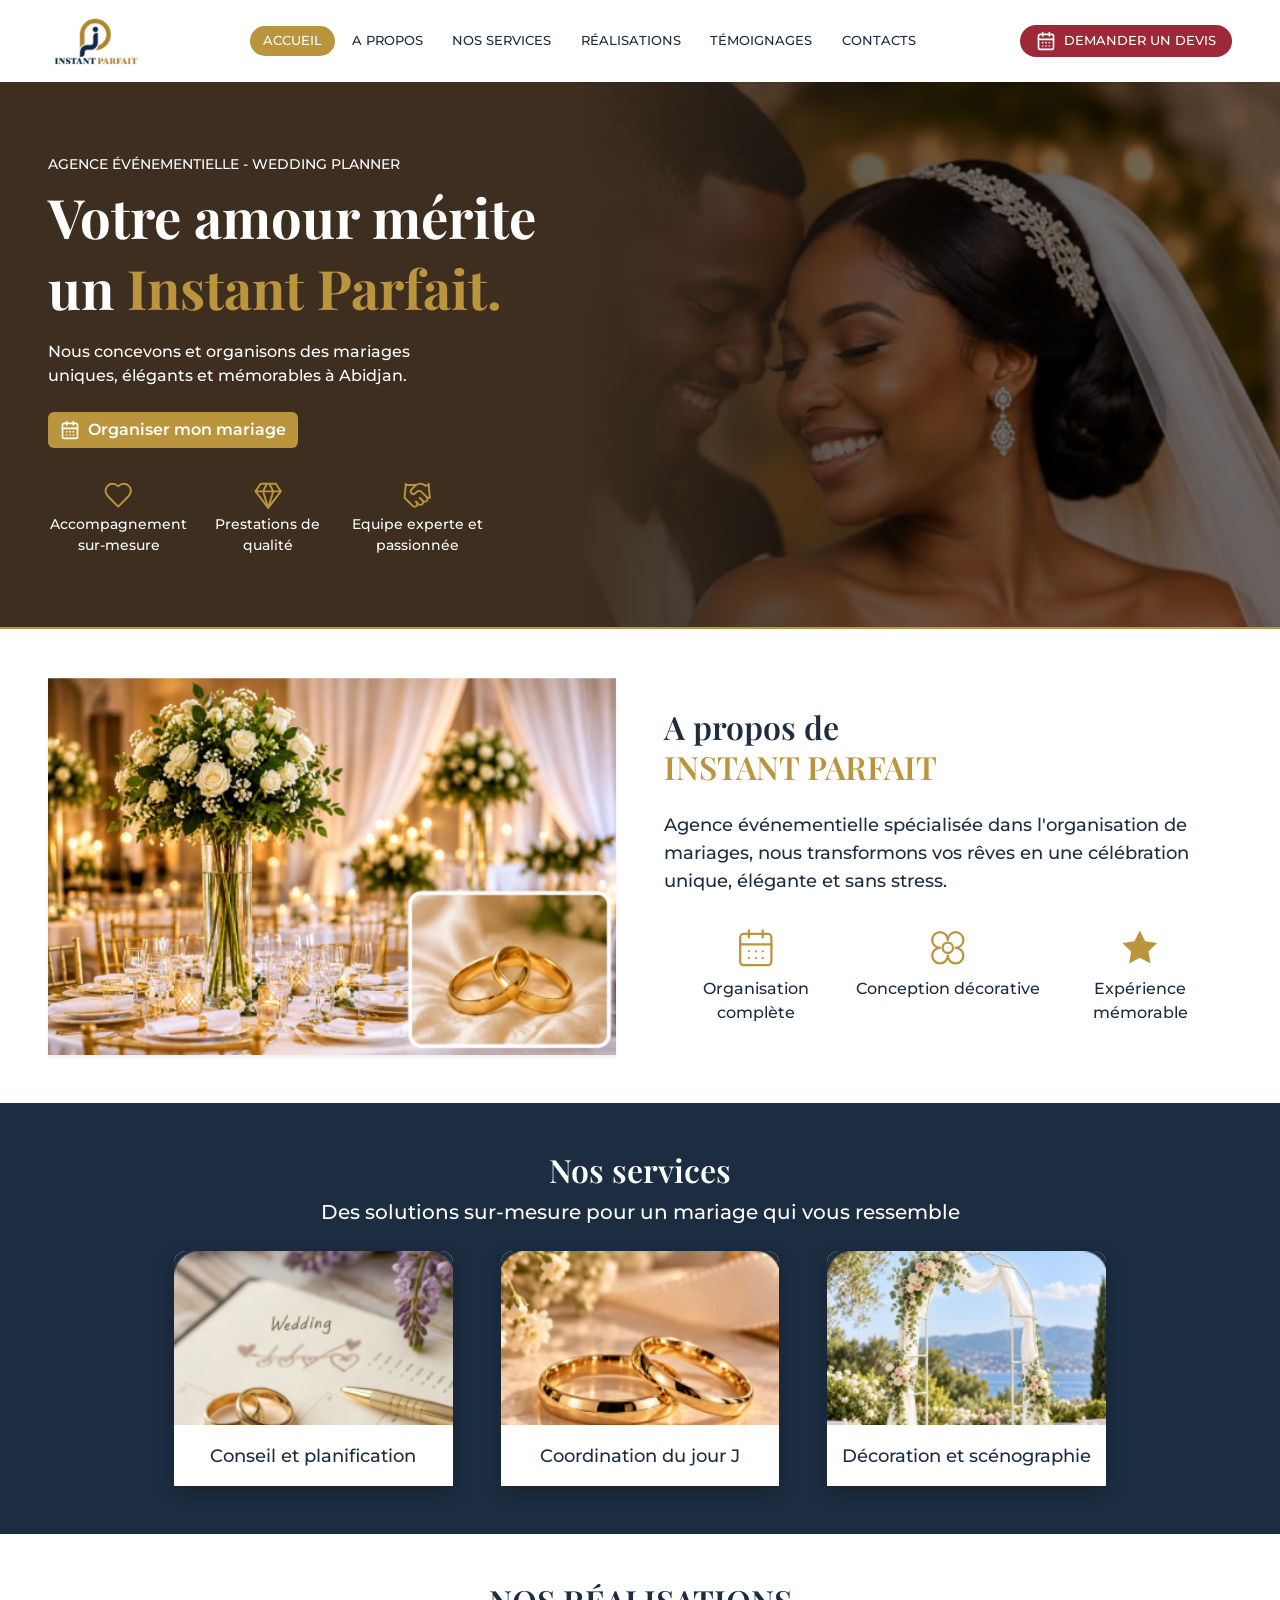
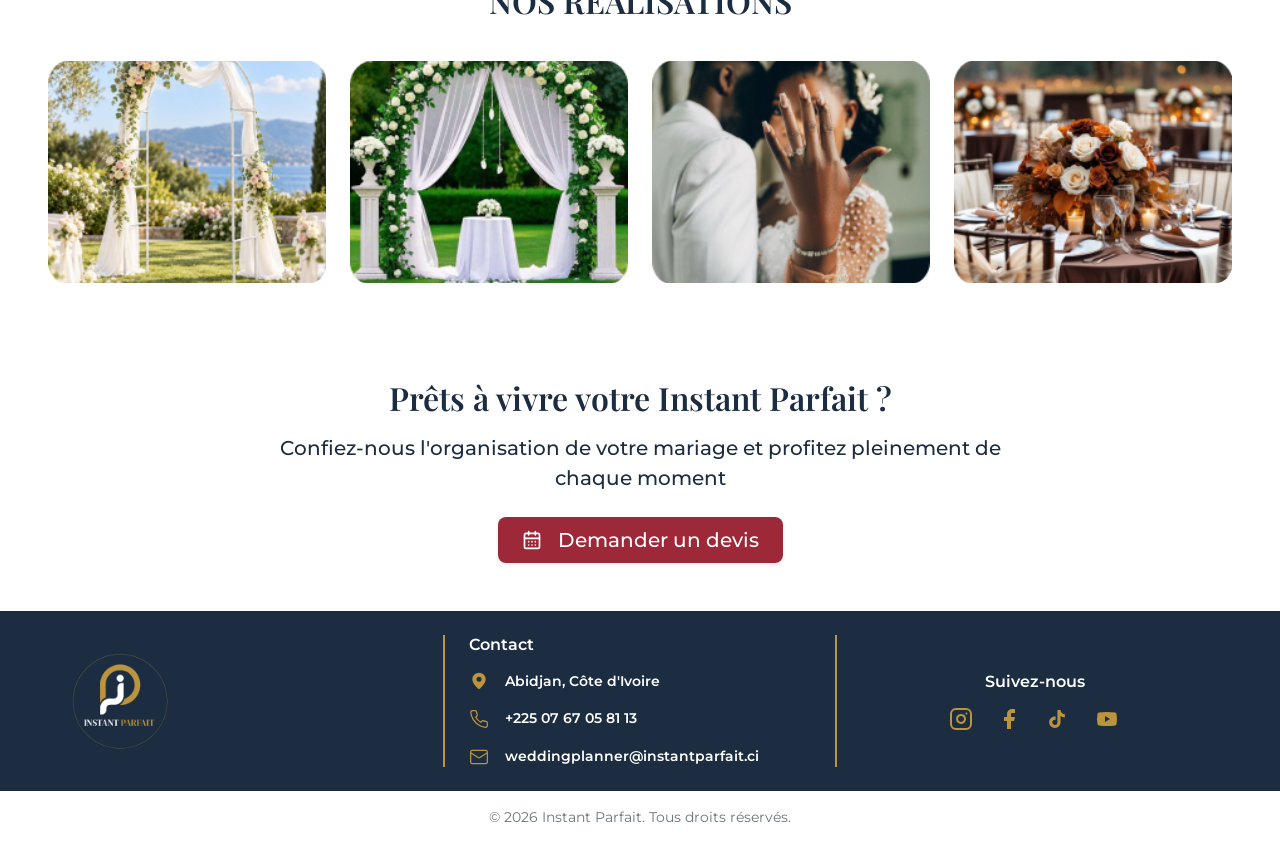
<file: index.html>
<!DOCTYPE html>
<html lang="fr">
<head>
  <meta charset="UTF-8">
  <meta name="viewport" content="width=device-width, initial-scale=1.0">
  <title>Instant Parfait – Wedding planner à Abidjan</title>
  <meta name="description" content="Agence événementielle et wedding planner à Abidjan : organisation, coordination et décoration de mariages.">
  <link rel="preconnect" href="https://fonts.googleapis.com">
  <link rel="preconnect" href="https://fonts.gstatic.com" crossorigin>
  <link href="https://fonts.googleapis.com/css2?family=Montserrat:wght@400;500;600;700&family=Playfair+Display:wght@600;700&display=swap" rel="stylesheet">
  <link rel="stylesheet" href="assets/vendor/bootstrap/bootstrap.min.css">
  <link rel="stylesheet" href="assets/css/style.css">
</head>
<body>

  <!-- ===== En-tête ===== -->
  <header class="ip-header sticky-top">
    <nav class="navbar navbar-expand-lg ip-inner">
      <a class="navbar-brand" href="index.html">
        <img src="assets/img/logo.png" alt="Instant Parfait" class="ip-logo">
      </a>

      <div class="d-flex align-items-center gap-2 order-lg-last">
        <a href="contact.html#formulaire" class="btn btn-bordeaux btn-devis d-none d-sm-inline-flex">
          <svg class="ip-icon" width="20" height="20" viewBox="0 0 24 24" fill="none" stroke="currentColor" stroke-width="2" stroke-linecap="round" stroke-linejoin="round"><rect width="18" height="18" x="3" y="4" rx="2"/><path d="M8 2v4M16 2v4M3 10h18M8 14h.01M12 14h.01M16 14h.01M8 18h.01M12 18h.01M16 18h.01"/></svg>
          Demander un devis
        </a>
        <button class="navbar-toggler border-0" type="button" data-bs-toggle="collapse" data-bs-target="#menu" aria-controls="menu" aria-expanded="false" aria-label="Menu">
          <span class="navbar-toggler-icon"></span>
        </button>
      </div>

      <div class="collapse navbar-collapse justify-content-center" id="menu">
        <ul class="navbar-nav gap-lg-1 py-3 py-lg-0">
          <li class="nav-item"><a class="nav-link" href="index.html">Accueil</a></li>
          <li class="nav-item"><a class="nav-link" href="a-propos.html">A propos</a></li>
          <li class="nav-item"><a class="nav-link" href="services.html">Nos services</a></li>
          <li class="nav-item"><a class="nav-link" href="realisations.html">Réalisations</a></li>
          <li class="nav-item"><a class="nav-link" href="temoignages.html">Témoignages</a></li>
          <li class="nav-item"><a class="nav-link" href="contact.html">Contacts</a></li>
          <li class="nav-item d-sm-none mt-2">
            <a href="contact.html#formulaire" class="btn btn-bordeaux btn-devis w-100 justify-content-center">Demander un devis</a>
          </li>
        </ul>
      </div>
    </nav>
  </header>

  <main>

    <!-- ===== Hero ===== -->
    <section class="ip-hero">
      <img src="assets/img/hero.png" alt="Couple de mariés souriants" class="ip-hero-img">
      <div class="ip-hero-overlay"></div>

      <div class="ip-inner">
      <div class="ip-hero-content">
        <p class="ip-surtitre mb-2">Agence événementielle - Wedding planner</p>
        <h1 class="mb-3">Votre amour mérite<br>un <span class="text-gold">Instant Parfait.</span></h1>
        <p class="fw-medium mb-4" style="max-width: 24rem;">
          Nous concevons et organisons des mariages uniques, élégants et mémorables à Abidjan.
        </p>
        <a href="contact.html#formulaire" class="btn btn-gold fw-semibold">
          <svg class="ip-icon" width="20" height="20" viewBox="0 0 24 24" fill="none" stroke="currentColor" stroke-width="2" stroke-linecap="round" stroke-linejoin="round"><rect width="18" height="18" x="3" y="4" rx="2"/><path d="M8 2v4M16 2v4M3 10h18M8 14h.01M12 14h.01M16 14h.01M8 18h.01M12 18h.01M16 18h.01"/></svg>
          Organiser mon mariage
        </a>

        <div class="row g-2 text-center mt-4 ip-hero-atouts">
          <div class="col-4">
            <svg class="ip-icon-lg text-gold mb-1" width="30" height="30" viewBox="0 0 24 24" fill="none" stroke="currentColor" stroke-width="1.5" stroke-linejoin="round"><path d="M19 14c1.49-1.46 3-3.21 3-5.5A5.5 5.5 0 0 0 16.5 3c-1.76 0-3 .5-4.5 2-1.5-1.5-2.74-2-4.5-2A5.5 5.5 0 0 0 2 8.5c0 2.3 1.5 4.05 3 5.5l7 7Z"/></svg>
            <div>Accompagnement sur-mesure</div>
          </div>
          <div class="col-4">
            <svg class="ip-icon-lg text-gold mb-1" width="30" height="30" viewBox="0 0 24 24" fill="none" stroke="currentColor" stroke-width="1.5" stroke-linejoin="round"><path d="M6 3h12l4 6-10 13L2 9Z"/><path d="M11 3 8 9l4 13 4-13-3-6M2 9h20"/></svg>
            <div>Prestations de qualité</div>
          </div>
          <div class="col-4">
            <svg class="ip-icon-lg text-gold mb-1" width="30" height="30" viewBox="0 0 24 24" fill="none" stroke="currentColor" stroke-width="1.5" stroke-linecap="round" stroke-linejoin="round"><path d="m11 17 2 2a1 1 0 1 0 3-3"/><path d="m14 14 2.5 2.5a1 1 0 1 0 3-3l-3.88-3.88a3 3 0 0 0-4.24 0l-.88.88a1 1 0 1 1-3-3l2.81-2.81a5.79 5.79 0 0 1 7.06-.87l.47.28a2 2 0 0 0 1.42.25L21 4"/><path d="m21 3 1 11h-2M3 3 2 14l6.47 6.47a1 1 0 1 0 3-3M3 4h8"/></svg>
            <div>Equipe experte et passionnée</div>
          </div>
        </div>
      </div>
      </div>
    </section>

    <!-- ===== A propos ===== -->
    <section class="py-5">
     <div class="ip-inner">
     <div class="row align-items-center g-4 g-md-5">
      <div class="col-md-6">
        <img src="assets/img/apropos.png" alt="Table de réception décorée et alliances" class="img-fluid w-100 shadow-sm">
      </div>
      <div class="col-md-6">
        <h2 class="ip-titre lh-sm">A propos de<br><span class="text-gold text-uppercase">Instant Parfait</span></h2>
        <p class="ip-apropos-texte mt-4">
          Agence événementielle spécialisée dans l'organisation de mariages, nous transformons vos rêves en une célébration unique, élégante et sans stress.
        </p>
        <div class="row g-2 text-center mt-4 ip-apropos-atouts">
          <div class="col-4">
            <svg class="ip-icon-xl text-gold mb-2" width="42" height="42" viewBox="0 0 24 24" fill="none" stroke="currentColor" stroke-width="1.3" stroke-linecap="round" stroke-linejoin="round"><rect width="18" height="18" x="3" y="4" rx="2"/><path d="M8 2v4M16 2v4M3 10h18M8 14h.01M12 14h.01M16 14h.01M8 18h.01M12 18h.01M16 18h.01"/></svg>
            <div>Organisation complète</div>
          </div>
          <div class="col-4">
            <svg class="ip-icon-xl text-gold mb-2" width="42" height="42" viewBox="0 0 24 24" fill="none" stroke="currentColor" stroke-width="1.3" stroke-linecap="round" stroke-linejoin="round"><circle cx="12" cy="12" r="3"/><path d="M12 16.5A4.5 4.5 0 1 1 7.5 12 4.5 4.5 0 1 1 12 7.5a4.5 4.5 0 1 1 4.5 4.5 4.5 4.5 0 1 1-4.5 4.5"/></svg>
            <div>Conception décorative</div>
          </div>
          <div class="col-4">
            <svg class="ip-icon-xl text-gold mb-2" width="42" height="42" viewBox="0 0 24 24" fill="currentColor"><path d="M12 2l3.09 6.26L22 9.27l-5 4.87 1.18 6.88L12 17.77l-6.18 3.25L7 14.14 2 9.27l6.91-1.01z"/></svg>
            <div>Expérience mémorable</div>
          </div>
        </div>
      </div>
     </div>
     </div>
    </section>

    <!-- ===== Nos services ===== -->
    <section id="services" class="bg-navy text-white text-center px-3 pt-5 pb-5">
      <h2 class="ip-titre">Nos services</h2>
      <p class="fw-medium fs-5 mt-2 mb-4">Des solutions sur-mesure pour un mariage qui vous ressemble</p>

      <div class="ip-services-grid row g-4 g-sm-3 g-md-5">
        <div class="col-sm-4 d-flex">
          <a href="services.html" class="ip-service-card">
            <div class="ip-service-media"><img src="assets/img/service-conseil.png" alt="Carnet de mariage et alliances"></div>
            <h3>Conseil et planification</h3>
          </a>
        </div>
        <div class="col-sm-4 d-flex">
          <a href="services.html" class="ip-service-card">
            <div class="ip-service-media"><img src="assets/img/service-coordination.png" alt="Alliances dorées"></div>
            <h3>Coordination du jour&nbsp;J</h3>
          </a>
        </div>
        <div class="col-sm-4 d-flex">
          <a href="services.html" class="ip-service-card">
            <div class="ip-service-media"><img src="assets/img/service-decoration.png" alt="Arche de cérémonie fleurie"></div>
            <h3>Décoration et scénographie</h3>
          </a>
        </div>
      </div>
    </section>

    <!-- ===== Nos réalisations ===== -->
    <section class="ip-inner text-center py-5">
      <h2 class="ip-titre text-uppercase">Nos réalisations</h2>
      <div class="row g-3 g-md-4 mt-3">
        <div class="col-6 col-md-3">
          <a href="realisations.html" class="ip-realisation"><img src="assets/img/realisation-1.png" alt="Arche de cérémonie face à la mer"></a>
        </div>
        <div class="col-6 col-md-3">
          <a href="realisations.html" class="ip-realisation"><img src="assets/img/realisation-2.png" alt="Arche fleurie et voilages blancs"></a>
        </div>
        <div class="col-6 col-md-3">
          <a href="realisations.html" class="ip-realisation"><img src="assets/img/realisation-3.png" alt="Mariée montrant sa bague"></a>
        </div>
        <div class="col-6 col-md-3">
          <a href="realisations.html" class="ip-realisation"><img src="assets/img/realisation-4.png" alt="Table de réception aux tons cuivrés"></a>
        </div>
      </div>
    </section>

    <!-- ===== Appel à l'action ===== -->
    <section class="text-center px-3 py-5">
      <h2 class="ip-titre">Prêts à vivre votre Instant Parfait ?</h2>
      <p class="fw-medium fs-5 mx-auto mt-3" style="max-width: 48rem;">
        Confiez-nous l'organisation de votre mariage et profitez pleinement de chaque moment
      </p>
      <a href="contact.html#formulaire" class="btn btn-bordeaux btn-lg px-4 gap-3 shadow-sm mt-2">
        <svg class="ip-icon" width="24" height="24" viewBox="0 0 24 24" fill="none" stroke="currentColor" stroke-width="2" stroke-linecap="round" stroke-linejoin="round"><rect width="18" height="18" x="3" y="4" rx="2"/><path d="M8 2v4M16 2v4M3 10h18M8 14h.01M12 14h.01M16 14h.01M8 18h.01M12 18h.01M16 18h.01"/></svg>
        Demander un devis
      </a>
    </section>
  </main>

  <!-- ===== Pied de page ===== -->
  <footer>
   <div class="bg-navy text-white">
    <div class="ip-inner ip-footer row g-0 align-items-center py-4">
      <div class="col-md-4 text-center text-md-start ps-md-4 mb-4 mb-md-0">
        <img src="assets/img/logo-footer.png" alt="Instant Parfait" class="ip-footer-logo">
      </div>

      <div class="col-md-4 ip-footer-contact px-md-4 mb-4 mb-md-0">
        <h3 class="fs-6 fw-semibold mb-3 text-center text-md-start">Contact</h3>
        <ul class="list-unstyled mx-auto mx-md-0 mb-0 d-flex flex-column gap-3" style="width: fit-content;">
          <li class="d-flex align-items-center gap-3">
            <svg class="ip-icon text-gold" width="20" height="20" viewBox="0 0 24 24" fill="currentColor"><path d="M12 2a8 8 0 0 0-8 8c0 6 8 12 8 12s8-6 8-12a8 8 0 0 0-8-8Zm0 11a3 3 0 1 1 0-6 3 3 0 0 1 0 6Z"/></svg>
            Abidjan, Côte d'Ivoire
          </li>
          <li class="d-flex align-items-center gap-3">
            <svg class="ip-icon text-gold" width="20" height="20" viewBox="0 0 24 24" fill="none" stroke="currentColor" stroke-width="1.5" stroke-linejoin="round"><path d="M22 16.92v3a2 2 0 0 1-2.18 2 19.79 19.79 0 0 1-8.63-3.07 19.5 19.5 0 0 1-6-6 19.79 19.79 0 0 1-3.07-8.67A2 2 0 0 1 4.11 2h3a2 2 0 0 1 2 1.72 12.84 12.84 0 0 0 .7 2.81 2 2 0 0 1-.45 2.11L8.09 9.91a16 16 0 0 0 6 6l1.27-1.27a2 2 0 0 1 2.11-.45 12.84 12.84 0 0 0 2.81.7A2 2 0 0 1 22 16.92z"/></svg>
            <a href="tel:+2250767058113">+225 07 67 05 81 13</a>
          </li>
          <li class="d-flex align-items-center gap-3">
            <svg class="ip-icon text-gold" width="20" height="20" viewBox="0 0 24 24" fill="none" stroke="currentColor" stroke-width="1.5" stroke-linejoin="round"><rect width="20" height="16" x="2" y="4" rx="2"/><path d="m22 7-8.97 5.7a1.94 1.94 0 0 1-2.06 0L2 7"/></svg>
            <a href="mailto:weddingplanner@instantparfait.ci" class="text-break">weddingplanner@instantparfait.ci</a>
          </li>
        </ul>
      </div>

      <div class="col-md-4 text-center">
        <h3 class="fs-6 fw-semibold mb-3">Suivez-nous</h3>
        <div class="ip-social d-flex justify-content-center gap-4">
          <a href="#" aria-label="Instagram">
            <svg width="24" height="24" viewBox="0 0 24 24" fill="none" stroke="currentColor" stroke-width="2" stroke-linecap="round"><rect width="20" height="20" x="2" y="2" rx="5"/><path d="M16 11.37A4 4 0 1 1 12.63 8 4 4 0 0 1 16 11.37zM17.5 6.5h.01"/></svg>
          </a>
          <a href="#" aria-label="Facebook">
            <svg width="24" height="24" viewBox="0 0 24 24" fill="currentColor"><path d="M18 2h-3a5 5 0 0 0-5 5v3H7v4h3v8h4v-8h3l1-4h-4V7a1 1 0 0 1 1-1h3z"/></svg>
          </a>
          <a href="#" aria-label="TikTok">
            <svg width="24" height="24" viewBox="0 0 24 24" fill="currentColor"><path d="M16.6 5.82A4.28 4.28 0 0 1 15.54 3h-3.09v12.4a2.59 2.59 0 0 1-2.59 2.5c-1.42 0-2.6-1.16-2.6-2.6 0-1.72 1.66-3.01 3.37-2.48V9.66c-3.45-.46-6.47 2.22-6.47 5.64 0 3.33 2.76 5.7 5.69 5.7 3.14 0 5.69-2.55 5.69-5.7V9.01a7.35 7.35 0 0 0 4.3 1.38V7.3s-1.88.09-3.24-1.48z"/></svg>
          </a>
          <a href="#" aria-label="YouTube">
            <svg width="28" height="24" viewBox="0 0 24 24"><path fill="currentColor" d="M2.5 17a24.12 24.12 0 0 1 0-10 2 2 0 0 1 1.4-1.4 49.56 49.56 0 0 1 16.2 0A2 2 0 0 1 21.5 7a24.12 24.12 0 0 1 0 10 2 2 0 0 1-1.4 1.4 49.55 49.55 0 0 1-16.2 0A2 2 0 0 1 2.5 17"/><path fill="#1c2d42" d="m10 15 5-3-5-3z"/></svg>
          </a>
        </div>
      </div>
    </div>
   </div>
    <p class="text-center small text-secondary py-3 mb-0">© <span id="annee"></span> Instant Parfait. Tous droits réservés.</p>
  </footer>

  <script src="assets/vendor/bootstrap/bootstrap.bundle.min.js"></script>
  <script src="assets/js/main.js"></script>
</body>
</html>
</file>
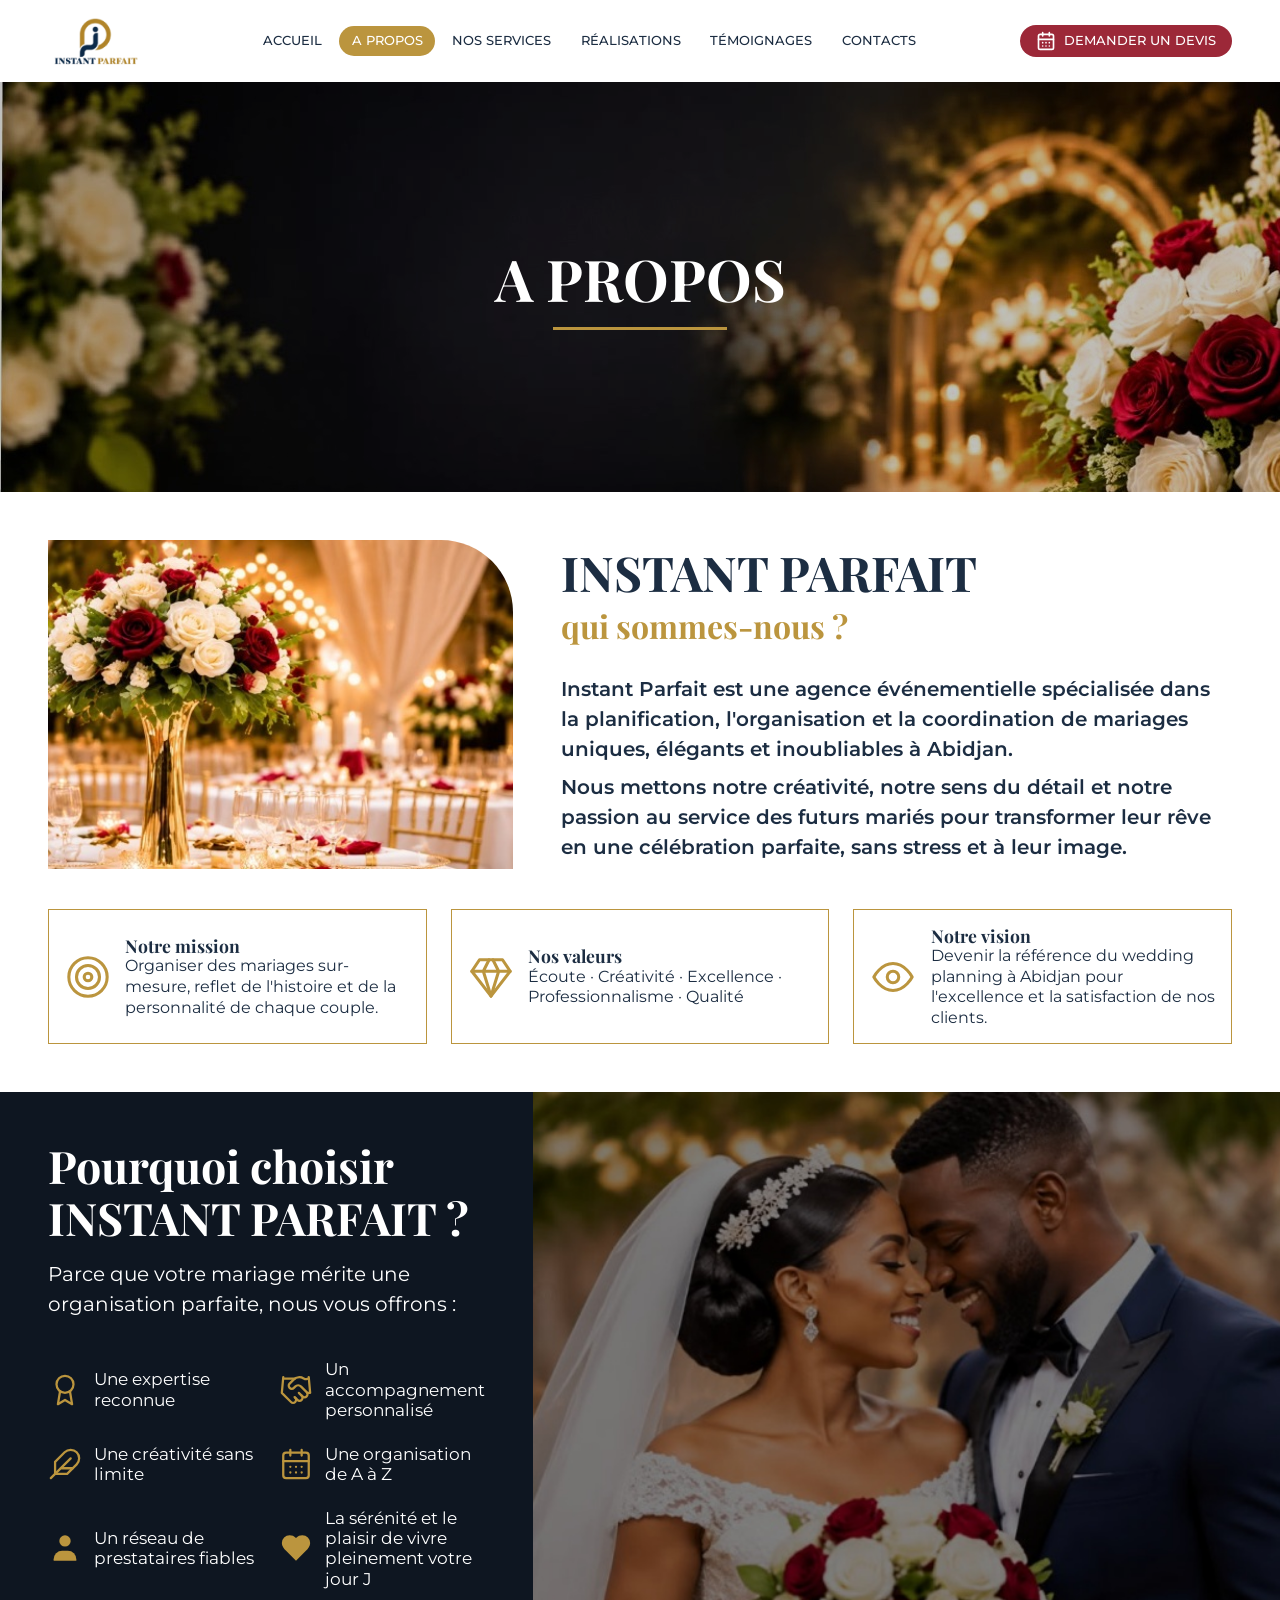
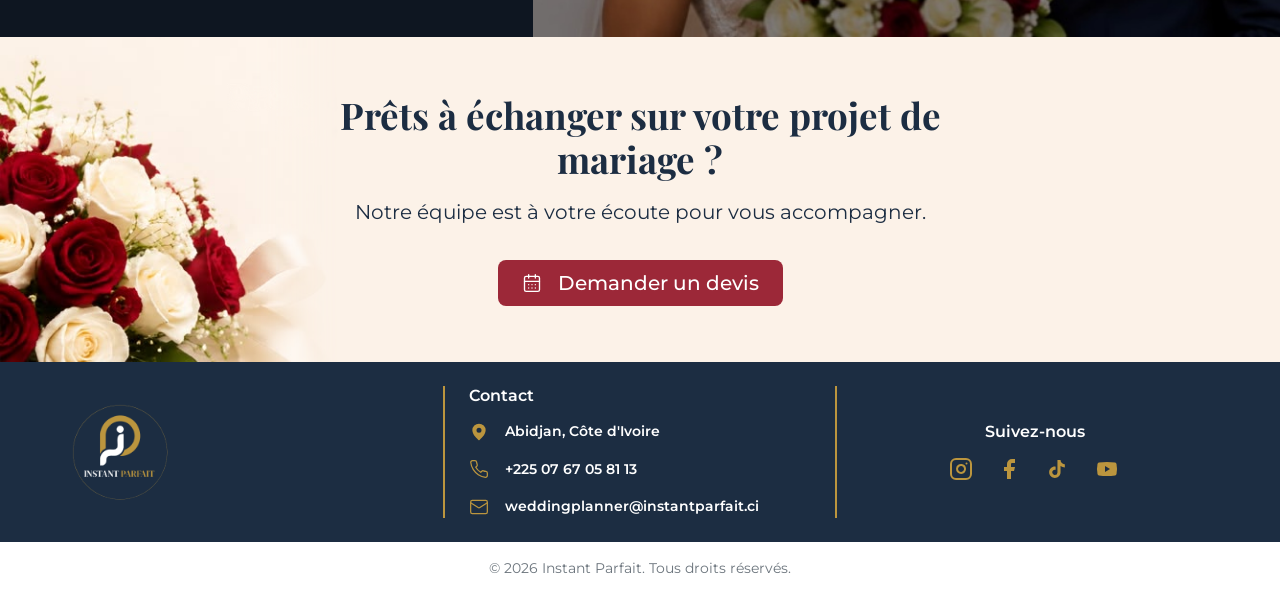
<file: a-propos.html>
<!DOCTYPE html>
<html lang="fr">
<head>
  <meta charset="UTF-8">
  <meta name="viewport" content="width=device-width, initial-scale=1.0">
  <title>À propos – Instant Parfait</title>
  <meta name="description" content="Instant Parfait, agence événementielle spécialisée dans l'organisation de mariages à Abidjan : notre mission, nos valeurs et notre vision.">
  <link rel="preconnect" href="https://fonts.googleapis.com">
  <link rel="preconnect" href="https://fonts.gstatic.com" crossorigin>
  <link href="https://fonts.googleapis.com/css2?family=Montserrat:wght@400;500;600;700&family=Playfair+Display:wght@600;700&display=swap" rel="stylesheet">
  <link rel="stylesheet" href="assets/vendor/bootstrap/bootstrap.min.css">
  <link rel="stylesheet" href="assets/css/style.css">
</head>
<body>

  <!-- ===== En-tête ===== -->
  <header class="ip-header sticky-top">
    <nav class="navbar navbar-expand-lg ip-inner">
      <a class="navbar-brand" href="index.html">
        <img src="assets/img/logo.png" alt="Instant Parfait" class="ip-logo">
      </a>

      <div class="d-flex align-items-center gap-2 order-lg-last">
        <a href="contact.html#formulaire" class="btn btn-bordeaux btn-devis d-none d-sm-inline-flex">
          <svg class="ip-icon" width="20" height="20" viewBox="0 0 24 24" fill="none" stroke="currentColor" stroke-width="2" stroke-linecap="round" stroke-linejoin="round"><rect width="18" height="18" x="3" y="4" rx="2"/><path d="M8 2v4M16 2v4M3 10h18M8 14h.01M12 14h.01M16 14h.01M8 18h.01M12 18h.01M16 18h.01"/></svg>
          Demander un devis
        </a>
        <button class="navbar-toggler border-0" type="button" data-bs-toggle="collapse" data-bs-target="#menu" aria-controls="menu" aria-expanded="false" aria-label="Menu">
          <span class="navbar-toggler-icon"></span>
        </button>
      </div>

      <div class="collapse navbar-collapse justify-content-center" id="menu">
        <ul class="navbar-nav gap-lg-1 py-3 py-lg-0">
          <li class="nav-item"><a class="nav-link" href="index.html">Accueil</a></li>
          <li class="nav-item"><a class="nav-link" href="a-propos.html">A propos</a></li>
          <li class="nav-item"><a class="nav-link" href="services.html">Nos services</a></li>
          <li class="nav-item"><a class="nav-link" href="realisations.html">Réalisations</a></li>
          <li class="nav-item"><a class="nav-link" href="temoignages.html">Témoignages</a></li>
          <li class="nav-item"><a class="nav-link" href="contact.html">Contacts</a></li>
          <li class="nav-item d-sm-none mt-2">
            <a href="contact.html#formulaire" class="btn btn-bordeaux btn-devis w-100 justify-content-center">Demander un devis</a>
          </li>
        </ul>
      </div>
    </nav>
  </header>

  <main>

    <!-- ===== Bannière ===== -->
    <section class="ip-banner ip-banner--centre">
      <img src="assets/img/banniere-apropos.jpg" alt="Arche lumineuse et bouquets de roses">
      <div class="ip-inner"><h1>A propos</h1></div>
    </section>

    <!-- ===== Qui sommes-nous ===== -->
    <section class="ip-inner py-5">
      <div class="row g-4 g-lg-5 align-items-center">
        <div class="col-md-5">
          <img src="assets/img/apropos-intro.jpg" alt="Centre de table de roses rouges et blanches" class="ip-apropos-photo">
        </div>
        <div class="col-md-7">
          <h2 class="ip-grand-titre mb-1">Instant Parfait</h2>
          <p class="ip-sous-titre-or">qui sommes-nous ?</p>
          <p class="fw-semibold fs-5 mt-4 mb-2">
            Instant Parfait est une agence événementielle spécialisée dans la planification, l'organisation et la coordination de mariages uniques, élégants et inoubliables à Abidjan.
          </p>
          <p class="fw-semibold fs-5 mb-0">
            Nous mettons notre créativité, notre sens du détail et notre passion au service des futurs mariés pour transformer leur rêve en une célébration parfaite, sans stress et à leur image.
          </p>
        </div>
      </div>

      <div class="row g-3 g-lg-4 mt-3">
        <div class="col-md-4">
          <div class="ip-valeur">
            <svg width="24" height="24" viewBox="0 0 24 24" fill="none" stroke="currentColor" stroke-width="1.6" stroke-linecap="round" stroke-linejoin="round" aria-hidden="true"><circle cx="12" cy="12" r="10"/><circle cx="12" cy="12" r="6"/><circle cx="12" cy="12" r="2"/></svg>
            <div>
              <h3>Notre mission</h3>
              <p>Organiser des mariages sur-mesure, reflet de l'histoire et de la personnalité de chaque couple.</p>
            </div>
          </div>
        </div>
        <div class="col-md-4">
          <div class="ip-valeur">
            <svg width="24" height="24" viewBox="0 0 24 24" fill="none" stroke="currentColor" stroke-width="1.6" stroke-linecap="round" stroke-linejoin="round" aria-hidden="true"><path d="M6 3h12l4 6-10 13L2 9Z"/><path d="M11 3 8 9l4 13 4-13-3-6M2 9h20"/></svg>
            <div>
              <h3>Nos valeurs</h3>
              <p>Écoute · Créativité · Excellence · Professionnalisme · Qualité</p>
            </div>
          </div>
        </div>
        <div class="col-md-4">
          <div class="ip-valeur">
            <svg width="24" height="24" viewBox="0 0 24 24" fill="none" stroke="currentColor" stroke-width="1.6" stroke-linecap="round" stroke-linejoin="round" aria-hidden="true"><path d="M2 12s3.6-7 10-7 10 7 10 7-3.6 7-10 7S2 12 2 12Z"/><circle cx="12" cy="12" r="3"/></svg>
            <div>
              <h3>Notre vision</h3>
              <p>Devenir la référence du wedding planning à Abidjan pour l'excellence et la satisfaction de nos clients.</p>
            </div>
          </div>
        </div>
      </div>
    </section>

    <!-- ===== Pourquoi choisir Instant Parfait ===== -->
    <section class="ip-pourquoi">
      <div class="row g-0">
        <div class="col-lg-5 d-flex align-items-center">
          <div class="px-3 px-md-4 px-xl-5 py-5">
            <h2>Pourquoi choisir <span class="text-uppercase">Instant Parfait</span> ?</h2>
            <p class="fs-5 mt-3">Parce que votre mariage mérite une organisation parfaite, nous vous offrons :</p>
            <ul class="row g-4 list-unstyled mt-1 mb-0">
              <li class="col-sm-6 ip-atout"><svg width="24" height="24" viewBox="0 0 24 24" fill="none" stroke="currentColor" stroke-width="1.6" stroke-linecap="round" stroke-linejoin="round" aria-hidden="true"><circle cx="12" cy="8" r="6"/><path d="M15.48 12.89 17 22l-5-3-5 3 1.52-9.11"/></svg> Une expertise reconnue</li>
              <li class="col-sm-6 ip-atout"><svg width="24" height="24" viewBox="0 0 24 24" fill="none" stroke="currentColor" stroke-width="1.6" stroke-linecap="round" stroke-linejoin="round" aria-hidden="true"><path d="m11 17 2 2a1 1 0 1 0 3-3"/><path d="m14 14 2.5 2.5a1 1 0 1 0 3-3l-3.88-3.88a3 3 0 0 0-4.24 0l-.88.88a1 1 0 1 1-3-3l2.81-2.81a5.79 5.79 0 0 1 7.06-.87l.47.28a2 2 0 0 0 1.42.25L21 4"/><path d="m21 3 1 11h-2M3 3 2 14l6.47 6.47a1 1 0 1 0 3-3M3 4h8"/></svg> Un accompagnement personnalisé</li>
              <li class="col-sm-6 ip-atout"><svg width="24" height="24" viewBox="0 0 24 24" fill="none" stroke="currentColor" stroke-width="1.6" stroke-linecap="round" stroke-linejoin="round" aria-hidden="true"><path d="M20.24 12.24a6 6 0 0 0-8.49-8.49L5 10.5V19h8.5z"/><path d="M16 8 2 22M17.5 15H9"/></svg> Une créativité sans limite</li>
              <li class="col-sm-6 ip-atout"><svg width="24" height="24" viewBox="0 0 24 24" fill="none" stroke="currentColor" stroke-width="1.6" stroke-linecap="round" stroke-linejoin="round" aria-hidden="true"><rect width="18" height="18" x="3" y="4" rx="2"/><path d="M8 2v4M16 2v4M3 10h18M8 14h.01M12 14h.01M16 14h.01M8 18h.01M12 18h.01M16 18h.01"/></svg> Une organisation de A à Z</li>
              <li class="col-sm-6 ip-atout"><svg width="24" height="24" viewBox="0 0 24 24" fill="currentColor" aria-hidden="true"><circle cx="12" cy="7" r="4"/><path d="M4 21v-1a6 6 0 0 1 6-6h4a6 6 0 0 1 6 6v1Z"/></svg> Un réseau de prestataires fiables</li>
              <li class="col-sm-6 ip-atout"><svg width="24" height="24" viewBox="0 0 24 24" fill="currentColor" aria-hidden="true"><path d="M19 14c1.49-1.46 3-3.21 3-5.5A5.5 5.5 0 0 0 16.5 3c-1.76 0-3 .5-4.5 2-1.5-1.5-2.74-2-4.5-2A5.5 5.5 0 0 0 2 8.5c0 2.3 1.5 4.05 3 5.5l7 7Z"/></svg> La sérénité et le plaisir de vivre pleinement votre jour J</li>
            </ul>
          </div>
        </div>
        <div class="col-lg-7">
          <img src="assets/img/pourquoi.jpg" alt="Mariés front contre front" loading="lazy">
        </div>
      </div>
    </section>

    <!-- ===== Appel à l'action ===== -->
    <section class="ip-cta-band ip-cta-band--creme">
      <img src="assets/img/cta-roses-creme.png" alt="" class="ip-cta-roses">
      <div class="ip-cta-contenu">
        <h2>Prêts à échanger sur votre projet de mariage ?</h2>
        <p class="mt-3">Notre équipe est à votre écoute pour vous accompagner.</p>
        <a href="contact.html#formulaire" class="btn btn-bordeaux btn-lg px-4 gap-3 mt-3"><svg class="ip-icon" width="24" height="24" viewBox="0 0 24 24" fill="none" stroke="currentColor" stroke-width="1.6" stroke-linecap="round" stroke-linejoin="round" aria-hidden="true"><rect width="18" height="18" x="3" y="4" rx="2"/><path d="M8 2v4M16 2v4M3 10h18M8 14h.01M12 14h.01M16 14h.01M8 18h.01M12 18h.01M16 18h.01"/></svg> Demander un devis</a>
      </div>
    </section>
  </main>

  <!-- ===== Pied de page ===== -->
  <footer>
   <div class="bg-navy text-white">
    <div class="ip-inner ip-footer row g-0 align-items-center py-4">
      <div class="col-md-4 text-center text-md-start ps-md-4 mb-4 mb-md-0">
        <img src="assets/img/logo-footer.png" alt="Instant Parfait" class="ip-footer-logo">
      </div>

      <div class="col-md-4 ip-footer-contact px-md-4 mb-4 mb-md-0">
        <h3 class="fs-6 fw-semibold mb-3 text-center text-md-start">Contact</h3>
        <ul class="list-unstyled mx-auto mx-md-0 mb-0 d-flex flex-column gap-3" style="width: fit-content;">
          <li class="d-flex align-items-center gap-3">
            <svg class="ip-icon text-gold" width="20" height="20" viewBox="0 0 24 24" fill="currentColor"><path d="M12 2a8 8 0 0 0-8 8c0 6 8 12 8 12s8-6 8-12a8 8 0 0 0-8-8Zm0 11a3 3 0 1 1 0-6 3 3 0 0 1 0 6Z"/></svg>
            Abidjan, Côte d'Ivoire
          </li>
          <li class="d-flex align-items-center gap-3">
            <svg class="ip-icon text-gold" width="20" height="20" viewBox="0 0 24 24" fill="none" stroke="currentColor" stroke-width="1.5" stroke-linejoin="round"><path d="M22 16.92v3a2 2 0 0 1-2.18 2 19.79 19.79 0 0 1-8.63-3.07 19.5 19.5 0 0 1-6-6 19.79 19.79 0 0 1-3.07-8.67A2 2 0 0 1 4.11 2h3a2 2 0 0 1 2 1.72 12.84 12.84 0 0 0 .7 2.81 2 2 0 0 1-.45 2.11L8.09 9.91a16 16 0 0 0 6 6l1.27-1.27a2 2 0 0 1 2.11-.45 12.84 12.84 0 0 0 2.81.7A2 2 0 0 1 22 16.92z"/></svg>
            <a href="tel:+2250767058113">+225 07 67 05 81 13</a>
          </li>
          <li class="d-flex align-items-center gap-3">
            <svg class="ip-icon text-gold" width="20" height="20" viewBox="0 0 24 24" fill="none" stroke="currentColor" stroke-width="1.5" stroke-linejoin="round"><rect width="20" height="16" x="2" y="4" rx="2"/><path d="m22 7-8.97 5.7a1.94 1.94 0 0 1-2.06 0L2 7"/></svg>
            <a href="mailto:weddingplanner@instantparfait.ci" class="text-break">weddingplanner@instantparfait.ci</a>
          </li>
        </ul>
      </div>

      <div class="col-md-4 text-center">
        <h3 class="fs-6 fw-semibold mb-3">Suivez-nous</h3>
        <div class="ip-social d-flex justify-content-center gap-4">
          <a href="#" aria-label="Instagram">
            <svg width="24" height="24" viewBox="0 0 24 24" fill="none" stroke="currentColor" stroke-width="2" stroke-linecap="round"><rect width="20" height="20" x="2" y="2" rx="5"/><path d="M16 11.37A4 4 0 1 1 12.63 8 4 4 0 0 1 16 11.37zM17.5 6.5h.01"/></svg>
          </a>
          <a href="#" aria-label="Facebook">
            <svg width="24" height="24" viewBox="0 0 24 24" fill="currentColor"><path d="M18 2h-3a5 5 0 0 0-5 5v3H7v4h3v8h4v-8h3l1-4h-4V7a1 1 0 0 1 1-1h3z"/></svg>
          </a>
          <a href="#" aria-label="TikTok">
            <svg width="24" height="24" viewBox="0 0 24 24" fill="currentColor"><path d="M16.6 5.82A4.28 4.28 0 0 1 15.54 3h-3.09v12.4a2.59 2.59 0 0 1-2.59 2.5c-1.42 0-2.6-1.16-2.6-2.6 0-1.72 1.66-3.01 3.37-2.48V9.66c-3.45-.46-6.47 2.22-6.47 5.64 0 3.33 2.76 5.7 5.69 5.7 3.14 0 5.69-2.55 5.69-5.7V9.01a7.35 7.35 0 0 0 4.3 1.38V7.3s-1.88.09-3.24-1.48z"/></svg>
          </a>
          <a href="#" aria-label="YouTube">
            <svg width="28" height="24" viewBox="0 0 24 24"><path fill="currentColor" d="M2.5 17a24.12 24.12 0 0 1 0-10 2 2 0 0 1 1.4-1.4 49.56 49.56 0 0 1 16.2 0A2 2 0 0 1 21.5 7a24.12 24.12 0 0 1 0 10 2 2 0 0 1-1.4 1.4 49.55 49.55 0 0 1-16.2 0A2 2 0 0 1 2.5 17"/><path fill="#1c2d42" d="m10 15 5-3-5-3z"/></svg>
          </a>
        </div>
      </div>
    </div>
   </div>
    <p class="text-center small text-secondary py-3 mb-0">© <span id="annee"></span> Instant Parfait. Tous droits réservés.</p>
  </footer>

  <script src="assets/vendor/bootstrap/bootstrap.bundle.min.js"></script>
  <script src="assets/js/main.js"></script>
</body>
</html>
</file>
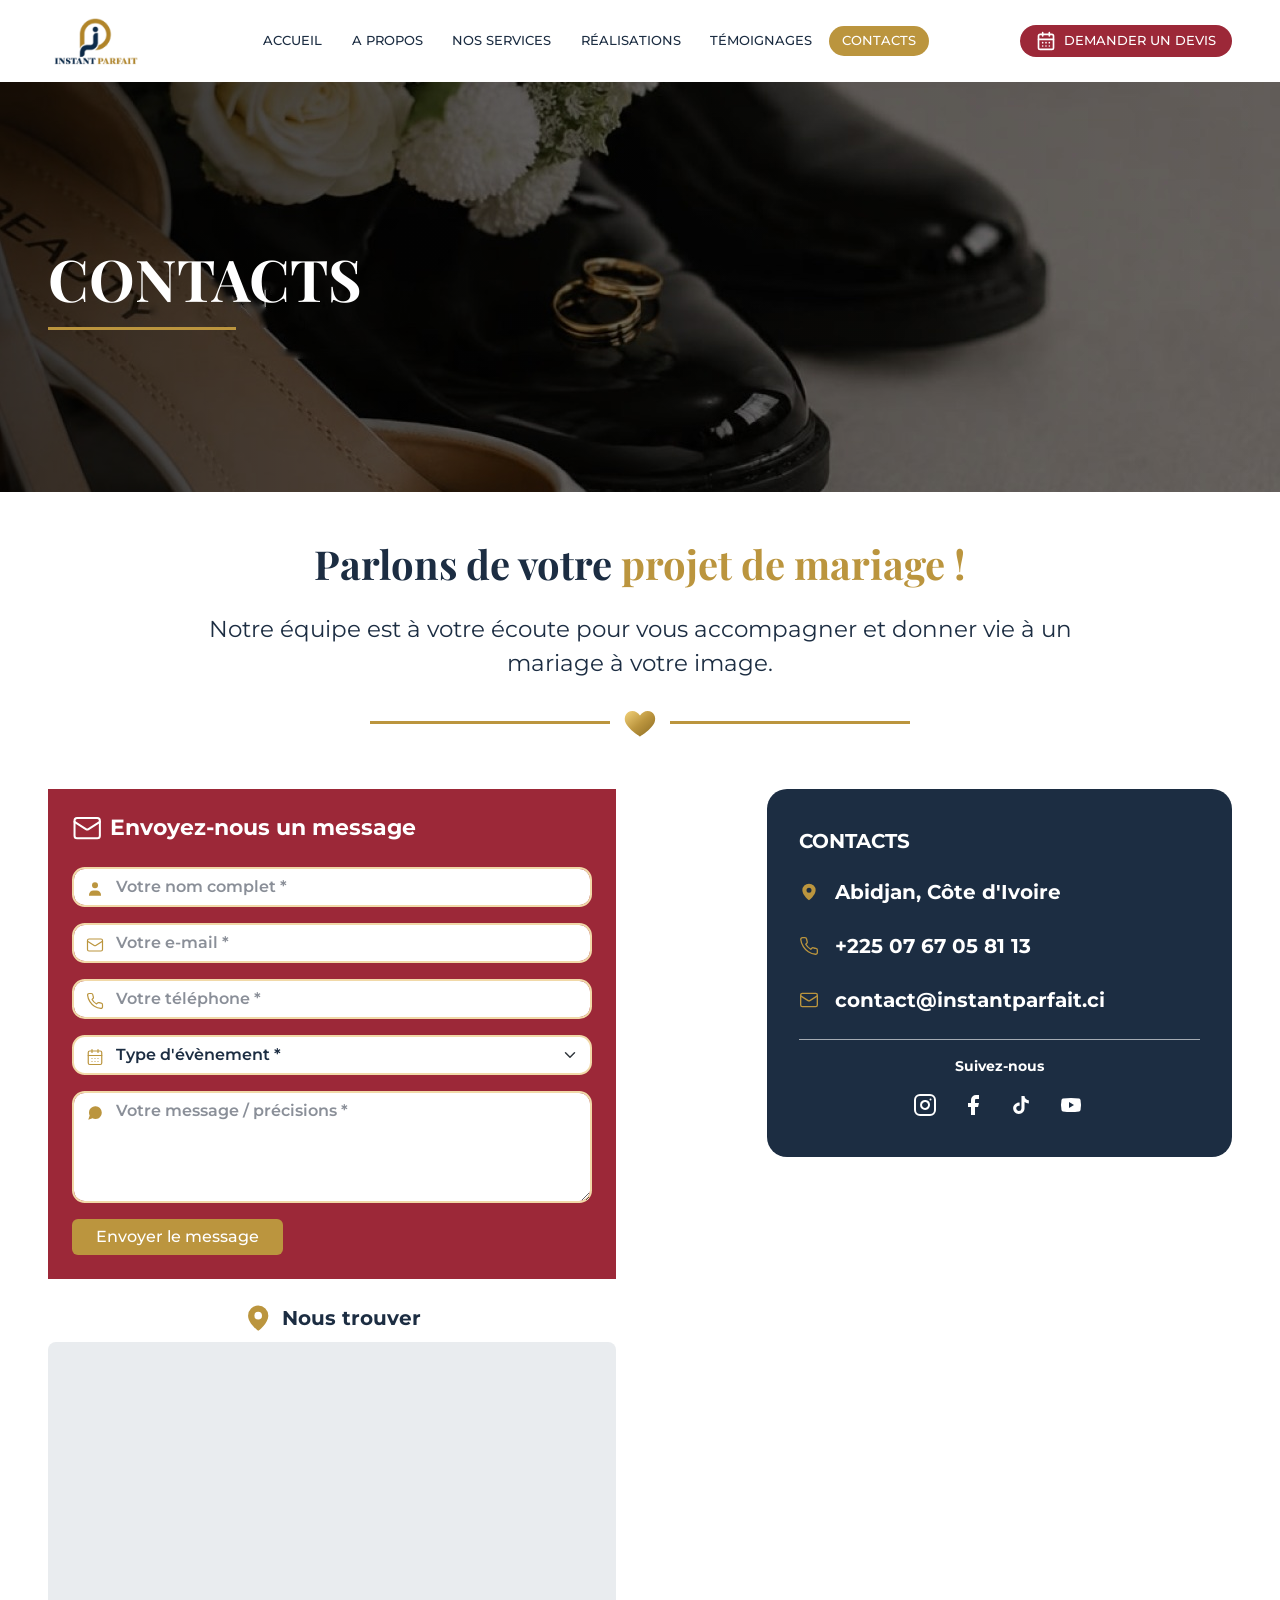
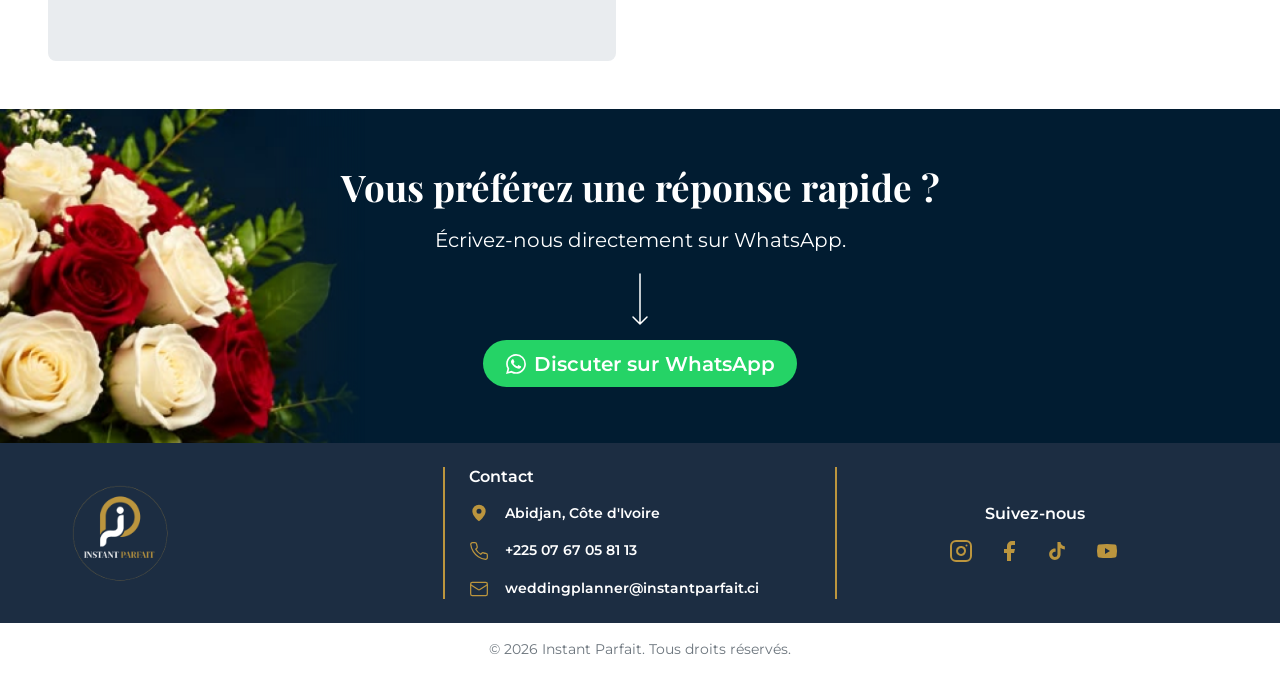
<file: contact.html>
<!DOCTYPE html>
<html lang="fr">
<head>
  <meta charset="UTF-8">
  <meta name="viewport" content="width=device-width, initial-scale=1.0">
  <title>Contacts – Instant Parfait</title>
  <meta name="description" content="Contactez Instant Parfait, wedding planner à Abidjan : formulaire, téléphone, e-mail et WhatsApp.">
  <link rel="preconnect" href="https://fonts.googleapis.com">
  <link rel="preconnect" href="https://fonts.gstatic.com" crossorigin>
  <link href="https://fonts.googleapis.com/css2?family=Montserrat:wght@400;500;600;700&family=Playfair+Display:wght@600;700&display=swap" rel="stylesheet">
  <link rel="stylesheet" href="assets/vendor/bootstrap/bootstrap.min.css">
  <link rel="stylesheet" href="assets/css/style.css">
</head>
<body>

  <!-- ===== En-tête ===== -->
  <header class="ip-header sticky-top">
    <nav class="navbar navbar-expand-lg ip-inner">
      <a class="navbar-brand" href="index.html">
        <img src="assets/img/logo.png" alt="Instant Parfait" class="ip-logo">
      </a>

      <div class="d-flex align-items-center gap-2 order-lg-last">
        <a href="contact.html#formulaire" class="btn btn-bordeaux btn-devis d-none d-sm-inline-flex">
          <svg class="ip-icon" width="20" height="20" viewBox="0 0 24 24" fill="none" stroke="currentColor" stroke-width="2" stroke-linecap="round" stroke-linejoin="round"><rect width="18" height="18" x="3" y="4" rx="2"/><path d="M8 2v4M16 2v4M3 10h18M8 14h.01M12 14h.01M16 14h.01M8 18h.01M12 18h.01M16 18h.01"/></svg>
          Demander un devis
        </a>
        <button class="navbar-toggler border-0" type="button" data-bs-toggle="collapse" data-bs-target="#menu" aria-controls="menu" aria-expanded="false" aria-label="Menu">
          <span class="navbar-toggler-icon"></span>
        </button>
      </div>

      <div class="collapse navbar-collapse justify-content-center" id="menu">
        <ul class="navbar-nav gap-lg-1 py-3 py-lg-0">
          <li class="nav-item"><a class="nav-link" href="index.html">Accueil</a></li>
          <li class="nav-item"><a class="nav-link" href="a-propos.html">A propos</a></li>
          <li class="nav-item"><a class="nav-link" href="services.html">Nos services</a></li>
          <li class="nav-item"><a class="nav-link" href="realisations.html">Réalisations</a></li>
          <li class="nav-item"><a class="nav-link" href="temoignages.html">Témoignages</a></li>
          <li class="nav-item"><a class="nav-link" href="contact.html">Contacts</a></li>
          <li class="nav-item d-sm-none mt-2">
            <a href="contact.html#formulaire" class="btn btn-bordeaux btn-devis w-100 justify-content-center">Demander un devis</a>
          </li>
        </ul>
      </div>
    </nav>
  </header>

  <main>

    <!-- ===== Bannière ===== -->
    <section class="ip-banner">
      <img src="assets/img/banniere-contact.jpg" alt="Chaussures des mariés, bouquet et alliances">
      <div class="ip-inner"><h1>Contacts</h1></div>
    </section>

    <!-- ===== Introduction ===== -->
    <section class="ip-inner text-center pt-5">
      <h2 class="ip-intro-titre">Parlons de votre <span class="text-gold">projet de mariage !</span></h2>
      <p class="ip-intro-texte mt-4 mb-0">
        Notre équipe est à votre écoute pour vous accompagner et donner vie à un mariage à votre image.
      </p>
      <div class="ip-separateur" aria-hidden="true"><svg viewBox="0 0 24 24" width="36" height="36"><defs><linearGradient id="or" x1="0" y1="0" x2="1" y2="1"><stop offset="0" stop-color="#f3d27a"/><stop offset=".5" stop-color="#bb953e"/><stop offset="1" stop-color="#8a6a22"/></linearGradient></defs><path fill="url(#or)" d="M12 21s-7.5-4.6-9.6-9.2C.8 8.2 2.9 4 6.9 4c2.1 0 3.6 1.1 5.1 3 1.5-1.9 3-3 5.1-3 4 0 6.1 4.2 4.5 7.8C19.5 16.4 12 21 12 21Z"/></svg></div>
    </section>

    <!-- ===== Formulaire et coordonnées ===== -->
    <section id="formulaire" class="ip-inner py-5">
      <div class="row g-4 g-xl-5 justify-content-between">
        <div class="col-lg-6">
          <div class="ip-form-card">
            <h2 class="d-flex align-items-center gap-2 mb-4"><svg class="ip-icon-lg" width="24" height="24" viewBox="0 0 24 24" fill="none" stroke="currentColor" stroke-width="1.6" stroke-linecap="round" stroke-linejoin="round" aria-hidden="true"><rect width="20" height="16" x="2" y="4" rx="2"/><path d="m22 7-8.97 5.7a1.94 1.94 0 0 1-2.06 0L2 7"/></svg> Envoyez-nous un message</h2>

            <div id="form-contact-succes" class="alert alert-light d-none" role="status" tabindex="-1">
              Merci <strong data-nom></strong>, votre message a bien été envoyé. Nous vous répondons très vite !
            </div>

            <form id="form-contact" class="d-flex flex-column gap-3" novalidate>
              <div class="ip-champ">
                <svg width="24" height="24" viewBox="0 0 24 24" fill="currentColor" aria-hidden="true"><circle cx="12" cy="7" r="4"/><path d="M4 21v-1a6 6 0 0 1 6-6h4a6 6 0 0 1 6 6v1Z"/></svg>
                <input type="text" class="form-control" name="nom" placeholder="Votre nom complet *" autocomplete="name" required aria-label="Votre nom complet">
                <div class="invalid-feedback">Indiquez votre nom.</div>
              </div>
              <div class="ip-champ">
                <svg width="24" height="24" viewBox="0 0 24 24" fill="none" stroke="currentColor" stroke-width="1.6" stroke-linecap="round" stroke-linejoin="round" aria-hidden="true"><rect width="20" height="16" x="2" y="4" rx="2"/><path d="m22 7-8.97 5.7a1.94 1.94 0 0 1-2.06 0L2 7"/></svg>
                <input type="email" class="form-control" name="email" placeholder="Votre e-mail *" autocomplete="email" required aria-label="Votre e-mail">
                <div class="invalid-feedback">Indiquez une adresse e-mail valide.</div>
              </div>
              <div class="ip-champ">
                <svg width="24" height="24" viewBox="0 0 24 24" fill="none" stroke="currentColor" stroke-width="1.6" stroke-linecap="round" stroke-linejoin="round" aria-hidden="true"><path d="M22 16.92v3a2 2 0 0 1-2.18 2 19.79 19.79 0 0 1-8.63-3.07 19.5 19.5 0 0 1-6-6 19.79 19.79 0 0 1-3.07-8.67A2 2 0 0 1 4.11 2h3a2 2 0 0 1 2 1.72 12.84 12.84 0 0 0 .7 2.81 2 2 0 0 1-.45 2.11L8.09 9.91a16 16 0 0 0 6 6l1.27-1.27a2 2 0 0 1 2.11-.45 12.84 12.84 0 0 0 2.81.7A2 2 0 0 1 22 16.92z"/></svg>
                <input type="tel" class="form-control" name="telephone" placeholder="Votre téléphone *" autocomplete="tel" required aria-label="Votre téléphone">
                <div class="invalid-feedback">Indiquez votre numéro de téléphone.</div>
              </div>
              <div class="ip-champ">
                <svg width="24" height="24" viewBox="0 0 24 24" fill="none" stroke="currentColor" stroke-width="1.6" stroke-linecap="round" stroke-linejoin="round" aria-hidden="true"><rect width="18" height="18" x="3" y="4" rx="2"/><path d="M8 2v4M16 2v4M3 10h18M8 14h.01M12 14h.01M16 14h.01M8 18h.01M12 18h.01M16 18h.01"/></svg>
                <select class="form-select" name="evenement" required aria-label="Type d'évènement">
                  <option value="" selected disabled>Type d'évènement *</option>
                  <option>Mariage</option>
                  <option>Fiançailles</option>
                  <option>Réception / décoration</option>
                  <option>Autre évènement</option>
                </select>
                <div class="invalid-feedback">Choisissez un type d'évènement.</div>
              </div>
              <div class="ip-champ">
                <svg width="24" height="24" viewBox="0 0 24 24" fill="currentColor" aria-hidden="true"><path d="M21 11.5a8.38 8.38 0 0 1-.9 3.8 8.5 8.5 0 0 1-7.6 4.7 8.38 8.38 0 0 1-3.8-.9L3 21l1.9-5.7a8.38 8.38 0 0 1-.9-3.8 8.5 8.5 0 0 1 4.7-7.6 8.38 8.38 0 0 1 3.8-.9h.5a8.48 8.48 0 0 1 8 8v.5z"/></svg>
                <textarea class="form-control" name="message" rows="4" placeholder="Votre message / précisions *" required aria-label="Votre message"></textarea>
                <div class="invalid-feedback">Écrivez votre message.</div>
              </div>
              <button type="submit" class="btn btn-gold align-self-start px-4">Envoyer le message</button>
            </form>
          </div>

          <h2 class="h5 fw-bold d-flex align-items-center justify-content-center gap-2 mt-4"><svg class="ip-icon-lg text-gold" width="24" height="24" viewBox="0 0 24 24" fill="currentColor" aria-hidden="true"><path d="M12 2a8 8 0 0 0-8 8c0 6 8 12 8 12s8-6 8-12a8 8 0 0 0-8-8Zm0 11a3 3 0 1 1 0-6 3 3 0 0 1 0 6Z"/></svg> Nous trouver</h2>
          <iframe class="ip-carte" src="https://maps.google.com/maps?q=Abidjan%2C%20C%C3%B4te%20d%27Ivoire&amp;z=11&amp;output=embed" title="Carte : Instant Parfait à Abidjan" loading="lazy" referrerpolicy="no-referrer-when-downgrade"></iframe>
        </div>

        <div class="col-lg-5">
          <div class="ip-contact-card">
            <h2 class="h5 fw-bold text-uppercase mb-4">Contacts</h2>
            <ul class="ip-contact-liste list-unstyled d-flex flex-column gap-4 mb-4">
              <li class="d-flex align-items-center gap-3"><svg class="ip-icon text-gold" width="24" height="24" viewBox="0 0 24 24" fill="currentColor" aria-hidden="true"><path d="M12 2a8 8 0 0 0-8 8c0 6 8 12 8 12s8-6 8-12a8 8 0 0 0-8-8Zm0 11a3 3 0 1 1 0-6 3 3 0 0 1 0 6Z"/></svg> Abidjan, Côte d'Ivoire</li>
              <li class="d-flex align-items-center gap-3"><svg class="ip-icon text-gold" width="24" height="24" viewBox="0 0 24 24" fill="none" stroke="currentColor" stroke-width="1.6" stroke-linecap="round" stroke-linejoin="round" aria-hidden="true"><path d="M22 16.92v3a2 2 0 0 1-2.18 2 19.79 19.79 0 0 1-8.63-3.07 19.5 19.5 0 0 1-6-6 19.79 19.79 0 0 1-3.07-8.67A2 2 0 0 1 4.11 2h3a2 2 0 0 1 2 1.72 12.84 12.84 0 0 0 .7 2.81 2 2 0 0 1-.45 2.11L8.09 9.91a16 16 0 0 0 6 6l1.27-1.27a2 2 0 0 1 2.11-.45 12.84 12.84 0 0 0 2.81.7A2 2 0 0 1 22 16.92z"/></svg> <a href="tel:+2250767058113">+225 07 67 05 81 13</a></li>
              <li class="d-flex align-items-center gap-3"><svg class="ip-icon text-gold" width="24" height="24" viewBox="0 0 24 24" fill="none" stroke="currentColor" stroke-width="1.6" stroke-linecap="round" stroke-linejoin="round" aria-hidden="true"><rect width="20" height="16" x="2" y="4" rx="2"/><path d="m22 7-8.97 5.7a1.94 1.94 0 0 1-2.06 0L2 7"/></svg> <a href="mailto:contact@instantparfait.ci" class="text-break">contact@instantparfait.ci</a></li>
            </ul>
            <hr>
            <p class="text-center small mb-3">Suivez-nous</p>
            <div class="ip-social d-flex justify-content-center gap-4">
          <a href="#" aria-label="Instagram">
            <svg width="24" height="24" viewBox="0 0 24 24" fill="none" stroke="currentColor" stroke-width="2" stroke-linecap="round"><rect width="20" height="20" x="2" y="2" rx="5"/><path d="M16 11.37A4 4 0 1 1 12.63 8 4 4 0 0 1 16 11.37zM17.5 6.5h.01"/></svg>
          </a>
          <a href="#" aria-label="Facebook">
            <svg width="24" height="24" viewBox="0 0 24 24" fill="currentColor"><path d="M18 2h-3a5 5 0 0 0-5 5v3H7v4h3v8h4v-8h3l1-4h-4V7a1 1 0 0 1 1-1h3z"/></svg>
          </a>
          <a href="#" aria-label="TikTok">
            <svg width="24" height="24" viewBox="0 0 24 24" fill="currentColor"><path d="M16.6 5.82A4.28 4.28 0 0 1 15.54 3h-3.09v12.4a2.59 2.59 0 0 1-2.59 2.5c-1.42 0-2.6-1.16-2.6-2.6 0-1.72 1.66-3.01 3.37-2.48V9.66c-3.45-.46-6.47 2.22-6.47 5.64 0 3.33 2.76 5.7 5.69 5.7 3.14 0 5.69-2.55 5.69-5.7V9.01a7.35 7.35 0 0 0 4.3 1.38V7.3s-1.88.09-3.24-1.48z"/></svg>
          </a>
          <a href="#" aria-label="YouTube">
            <svg width="28" height="24" viewBox="0 0 24 24"><path fill="currentColor" d="M2.5 17a24.12 24.12 0 0 1 0-10 2 2 0 0 1 1.4-1.4 49.56 49.56 0 0 1 16.2 0A2 2 0 0 1 21.5 7a24.12 24.12 0 0 1 0 10 2 2 0 0 1-1.4 1.4 49.55 49.55 0 0 1-16.2 0A2 2 0 0 1 2.5 17"/><path fill="#1c2d42" d="m10 15 5-3-5-3z"/></svg>
          </a>
        </div>
          </div>
        </div>
      </div>
    </section>

    <!-- ===== Appel à l'action ===== -->
    <section class="ip-cta-band">
      <img src="assets/img/cta-roses.png" alt="" class="ip-cta-roses">
      <div class="ip-cta-contenu">
        <h2>Vous préférez une réponse rapide ?</h2>
        <p class="mt-3">Écrivez-nous directement sur WhatsApp.</p>
        <svg class="ip-fleche" width="24" height="56" viewBox="0 0 24 56" fill="none" stroke="currentColor" stroke-width="1.5" stroke-linecap="round" stroke-linejoin="round" aria-hidden="true"><path d="M12 2v50M5 45l7 7 7-7"/></svg>
        <div>
          <a href="https://wa.me/2250767058113" target="_blank" rel="noopener" class="btn btn-whatsapp btn-lg"><svg class="ip-icon" width="24" height="24" viewBox="0 0 24 24" fill="currentColor" aria-hidden="true"><path d="M17.47 14.38c-.3-.15-1.76-.87-2.03-.97-.27-.1-.47-.15-.67.15-.2.3-.77.97-.94 1.16-.17.2-.35.22-.64.08-.3-.15-1.26-.46-2.39-1.48-.88-.79-1.48-1.76-1.65-2.06-.17-.3-.02-.46.13-.6.13-.14.3-.35.45-.52.15-.18.2-.3.3-.5.1-.2.05-.37-.03-.52-.07-.15-.67-1.61-.92-2.2-.24-.58-.49-.5-.67-.51h-.57c-.2 0-.52.07-.8.37-.27.3-1.04 1.02-1.04 2.48 0 1.46 1.07 2.88 1.21 3.07.15.2 2.1 3.2 5.08 4.49.71.3 1.26.49 1.7.63.71.22 1.36.19 1.87.12.57-.09 1.76-.72 2-1.41.25-.7.25-1.29.18-1.41-.08-.13-.28-.2-.57-.35M12.05 21.79h-.01a9.87 9.87 0 0 1-5.03-1.38l-.36-.21-3.74.98 1-3.65-.24-.37a9.86 9.86 0 0 1-1.51-5.26c0-5.45 4.44-9.88 9.89-9.88 2.64 0 5.12 1.03 6.99 2.9a9.82 9.82 0 0 1 2.89 6.99c0 5.45-4.44 9.88-9.88 9.88m8.41-18.3A11.82 11.82 0 0 0 12.05 0C5.5 0 .16 5.34.16 11.89c0 2.1.55 4.14 1.59 5.95L.06 24l6.3-1.65a11.88 11.88 0 0 0 5.68 1.45h.01c6.55 0 11.89-5.34 11.89-11.89a11.82 11.82 0 0 0-3.48-8.41Z"/></svg> Discuter sur WhatsApp</a>
        </div>
      </div>
    </section>
  </main>

  <!-- ===== Pied de page ===== -->
  <footer>
   <div class="bg-navy text-white">
    <div class="ip-inner ip-footer row g-0 align-items-center py-4">
      <div class="col-md-4 text-center text-md-start ps-md-4 mb-4 mb-md-0">
        <img src="assets/img/logo-footer.png" alt="Instant Parfait" class="ip-footer-logo">
      </div>

      <div class="col-md-4 ip-footer-contact px-md-4 mb-4 mb-md-0">
        <h3 class="fs-6 fw-semibold mb-3 text-center text-md-start">Contact</h3>
        <ul class="list-unstyled mx-auto mx-md-0 mb-0 d-flex flex-column gap-3" style="width: fit-content;">
          <li class="d-flex align-items-center gap-3">
            <svg class="ip-icon text-gold" width="20" height="20" viewBox="0 0 24 24" fill="currentColor"><path d="M12 2a8 8 0 0 0-8 8c0 6 8 12 8 12s8-6 8-12a8 8 0 0 0-8-8Zm0 11a3 3 0 1 1 0-6 3 3 0 0 1 0 6Z"/></svg>
            Abidjan, Côte d'Ivoire
          </li>
          <li class="d-flex align-items-center gap-3">
            <svg class="ip-icon text-gold" width="20" height="20" viewBox="0 0 24 24" fill="none" stroke="currentColor" stroke-width="1.5" stroke-linejoin="round"><path d="M22 16.92v3a2 2 0 0 1-2.18 2 19.79 19.79 0 0 1-8.63-3.07 19.5 19.5 0 0 1-6-6 19.79 19.79 0 0 1-3.07-8.67A2 2 0 0 1 4.11 2h3a2 2 0 0 1 2 1.72 12.84 12.84 0 0 0 .7 2.81 2 2 0 0 1-.45 2.11L8.09 9.91a16 16 0 0 0 6 6l1.27-1.27a2 2 0 0 1 2.11-.45 12.84 12.84 0 0 0 2.81.7A2 2 0 0 1 22 16.92z"/></svg>
            <a href="tel:+2250767058113">+225 07 67 05 81 13</a>
          </li>
          <li class="d-flex align-items-center gap-3">
            <svg class="ip-icon text-gold" width="20" height="20" viewBox="0 0 24 24" fill="none" stroke="currentColor" stroke-width="1.5" stroke-linejoin="round"><rect width="20" height="16" x="2" y="4" rx="2"/><path d="m22 7-8.97 5.7a1.94 1.94 0 0 1-2.06 0L2 7"/></svg>
            <a href="mailto:weddingplanner@instantparfait.ci" class="text-break">weddingplanner@instantparfait.ci</a>
          </li>
        </ul>
      </div>

      <div class="col-md-4 text-center">
        <h3 class="fs-6 fw-semibold mb-3">Suivez-nous</h3>
        <div class="ip-social d-flex justify-content-center gap-4">
          <a href="#" aria-label="Instagram">
            <svg width="24" height="24" viewBox="0 0 24 24" fill="none" stroke="currentColor" stroke-width="2" stroke-linecap="round"><rect width="20" height="20" x="2" y="2" rx="5"/><path d="M16 11.37A4 4 0 1 1 12.63 8 4 4 0 0 1 16 11.37zM17.5 6.5h.01"/></svg>
          </a>
          <a href="#" aria-label="Facebook">
            <svg width="24" height="24" viewBox="0 0 24 24" fill="currentColor"><path d="M18 2h-3a5 5 0 0 0-5 5v3H7v4h3v8h4v-8h3l1-4h-4V7a1 1 0 0 1 1-1h3z"/></svg>
          </a>
          <a href="#" aria-label="TikTok">
            <svg width="24" height="24" viewBox="0 0 24 24" fill="currentColor"><path d="M16.6 5.82A4.28 4.28 0 0 1 15.54 3h-3.09v12.4a2.59 2.59 0 0 1-2.59 2.5c-1.42 0-2.6-1.16-2.6-2.6 0-1.72 1.66-3.01 3.37-2.48V9.66c-3.45-.46-6.47 2.22-6.47 5.64 0 3.33 2.76 5.7 5.69 5.7 3.14 0 5.69-2.55 5.69-5.7V9.01a7.35 7.35 0 0 0 4.3 1.38V7.3s-1.88.09-3.24-1.48z"/></svg>
          </a>
          <a href="#" aria-label="YouTube">
            <svg width="28" height="24" viewBox="0 0 24 24"><path fill="currentColor" d="M2.5 17a24.12 24.12 0 0 1 0-10 2 2 0 0 1 1.4-1.4 49.56 49.56 0 0 1 16.2 0A2 2 0 0 1 21.5 7a24.12 24.12 0 0 1 0 10 2 2 0 0 1-1.4 1.4 49.55 49.55 0 0 1-16.2 0A2 2 0 0 1 2.5 17"/><path fill="#1c2d42" d="m10 15 5-3-5-3z"/></svg>
          </a>
        </div>
      </div>
    </div>
   </div>
    <p class="text-center small text-secondary py-3 mb-0">© <span id="annee"></span> Instant Parfait. Tous droits réservés.</p>
  </footer>

  <script src="assets/vendor/bootstrap/bootstrap.bundle.min.js"></script>
  <script src="assets/js/main.js"></script>
</body>
</html>
</file>
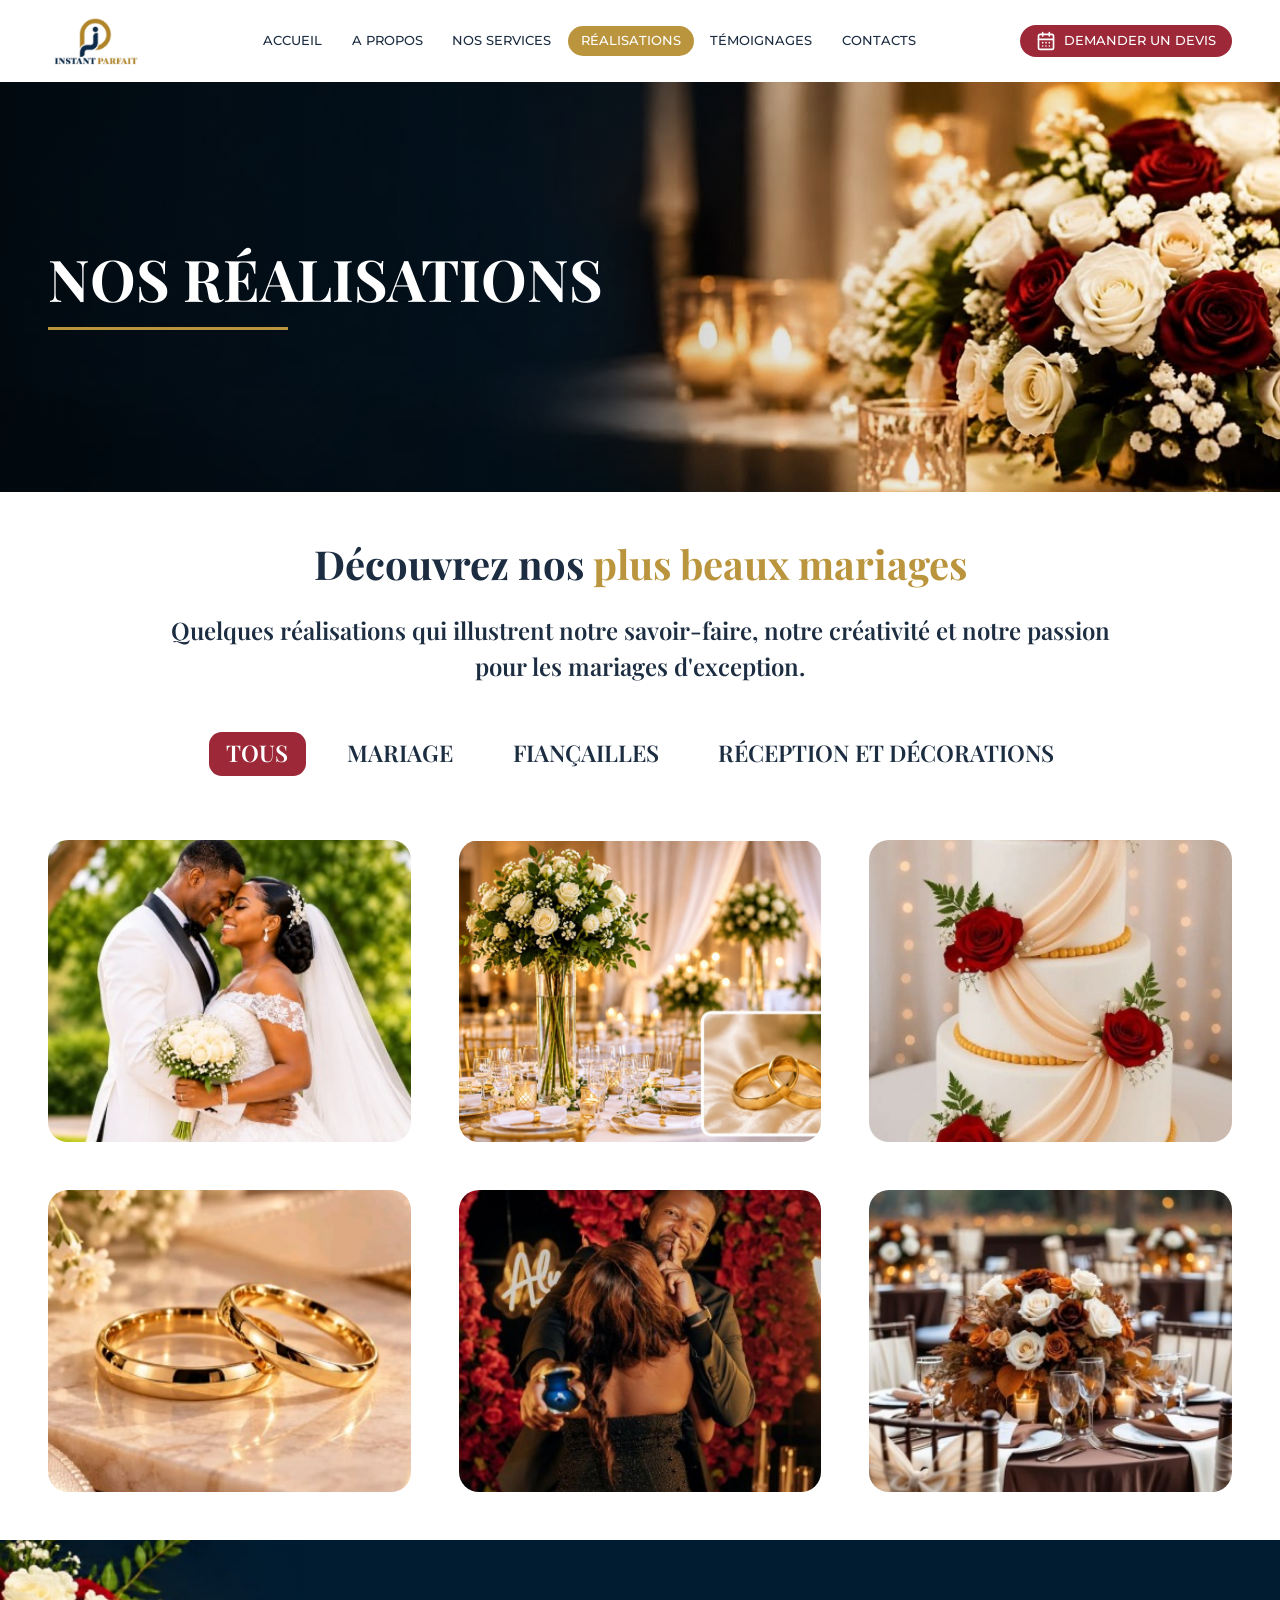
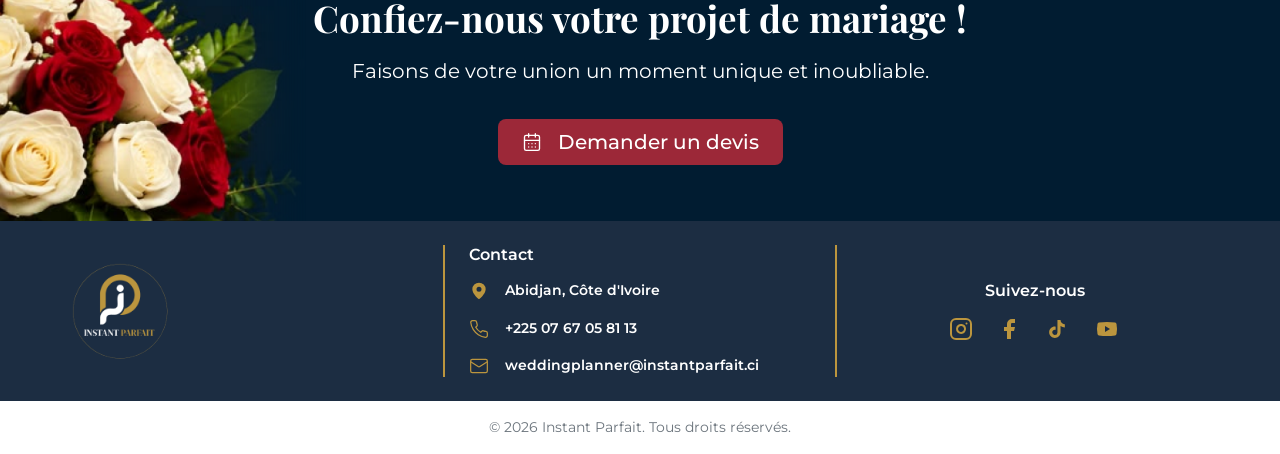
<file: realisations.html>
<!DOCTYPE html>
<html lang="fr">
<head>
  <meta charset="UTF-8">
  <meta name="viewport" content="width=device-width, initial-scale=1.0">
  <title>Nos réalisations – Instant Parfait</title>
  <meta name="description" content="Découvrez les mariages, fiançailles et réceptions organisés et décorés par Instant Parfait à Abidjan.">
  <link rel="preconnect" href="https://fonts.googleapis.com">
  <link rel="preconnect" href="https://fonts.gstatic.com" crossorigin>
  <link href="https://fonts.googleapis.com/css2?family=Montserrat:wght@400;500;600;700&family=Playfair+Display:wght@600;700&display=swap" rel="stylesheet">
  <link rel="stylesheet" href="assets/vendor/bootstrap/bootstrap.min.css">
  <link rel="stylesheet" href="assets/css/style.css">
</head>
<body>

  <!-- ===== En-tête ===== -->
  <header class="ip-header sticky-top">
    <nav class="navbar navbar-expand-lg ip-inner">
      <a class="navbar-brand" href="index.html">
        <img src="assets/img/logo.png" alt="Instant Parfait" class="ip-logo">
      </a>

      <div class="d-flex align-items-center gap-2 order-lg-last">
        <a href="contact.html#formulaire" class="btn btn-bordeaux btn-devis d-none d-sm-inline-flex">
          <svg class="ip-icon" width="20" height="20" viewBox="0 0 24 24" fill="none" stroke="currentColor" stroke-width="2" stroke-linecap="round" stroke-linejoin="round"><rect width="18" height="18" x="3" y="4" rx="2"/><path d="M8 2v4M16 2v4M3 10h18M8 14h.01M12 14h.01M16 14h.01M8 18h.01M12 18h.01M16 18h.01"/></svg>
          Demander un devis
        </a>
        <button class="navbar-toggler border-0" type="button" data-bs-toggle="collapse" data-bs-target="#menu" aria-controls="menu" aria-expanded="false" aria-label="Menu">
          <span class="navbar-toggler-icon"></span>
        </button>
      </div>

      <div class="collapse navbar-collapse justify-content-center" id="menu">
        <ul class="navbar-nav gap-lg-1 py-3 py-lg-0">
          <li class="nav-item"><a class="nav-link" href="index.html">Accueil</a></li>
          <li class="nav-item"><a class="nav-link" href="a-propos.html">A propos</a></li>
          <li class="nav-item"><a class="nav-link" href="services.html">Nos services</a></li>
          <li class="nav-item"><a class="nav-link" href="realisations.html">Réalisations</a></li>
          <li class="nav-item"><a class="nav-link" href="temoignages.html">Témoignages</a></li>
          <li class="nav-item"><a class="nav-link" href="contact.html">Contacts</a></li>
          <li class="nav-item d-sm-none mt-2">
            <a href="contact.html#formulaire" class="btn btn-bordeaux btn-devis w-100 justify-content-center">Demander un devis</a>
          </li>
        </ul>
      </div>
    </nav>
  </header>

  <main>

    <!-- ===== Bannière ===== -->
    <section class="ip-banner">
      <img src="assets/img/banniere-realisations.jpg" alt="Bouquet de roses rouges et blanches à la lueur des bougies">
      <div class="ip-inner"><h1>Nos réalisations</h1></div>
    </section>

    <!-- ===== Galerie ===== -->
    <section class="ip-inner text-center py-5">
      <h2 class="ip-intro-titre">Découvrez nos <span class="text-gold">plus beaux mariages</span></h2>
      <p class="ip-intro-sous-titre mt-4">
        Quelques réalisations qui illustrent notre savoir-faire, notre créativité et notre passion pour les mariages d'exception.
      </p>

      <div class="ip-filtres mt-5" role="group" aria-label="Filtrer les réalisations">
        <button type="button" class="ip-filtre active" data-filtre="tous" aria-pressed="true">Tous</button>
        <button type="button" class="ip-filtre" data-filtre="mariage" aria-pressed="false">Mariage</button>
        <button type="button" class="ip-filtre" data-filtre="fiancailles" aria-pressed="false">Fiançailles</button>
        <button type="button" class="ip-filtre" data-filtre="reception" aria-pressed="false">Réception et décorations</button>
      </div>

      <!-- Tous -->
      <div class="ip-galerie row g-3 g-md-4 g-xl-5 mt-3" data-galerie="tous">
        <div class="col-6 col-md-4"><button type="button" class="ip-galerie-item"><img src="assets/img/mariage-1.jpg" alt="Mariés en costume blanc et robe de dentelle" loading="lazy"></button></div>
        <div class="col-6 col-md-4"><button type="button" class="ip-galerie-item"><img src="assets/img/apropos.png" alt="Table de réception décorée et alliances" loading="lazy"></button></div>
        <div class="col-6 col-md-4"><button type="button" class="ip-galerie-item"><img src="assets/img/gateau.jpg" alt="Pièce montée blanche ornée de roses rouges" loading="lazy"></button></div>
        <div class="col-6 col-md-4"><button type="button" class="ip-galerie-item"><img src="assets/img/alliances.jpg" alt="Alliances dorées sur marbre" loading="lazy"></button></div>
        <div class="col-6 col-md-4"><button type="button" class="ip-galerie-item"><img src="assets/img/fiancailles-1.jpg" alt="Demande en fiançailles devant un mur de roses" loading="lazy"></button></div>
        <div class="col-6 col-md-4"><button type="button" class="ip-galerie-item"><img src="assets/img/reception-1.jpg" alt="Table de réception aux tons cuivrés" loading="lazy"></button></div>
      </div>

      <!-- Mariage -->
      <div class="ip-galerie row g-3 g-md-4 g-xl-5 mt-3 d-none" data-galerie="mariage">
        <div class="col-6 col-md-4"><button type="button" class="ip-galerie-item"><img src="assets/img/mariage-1.jpg" alt="Mariés en costume blanc et robe de dentelle" loading="lazy"></button></div>
        <div class="col-6 col-md-4"><button type="button" class="ip-galerie-item"><img src="assets/img/mariage-2.jpg" alt="Portrait des mariés en tenue de soirée" loading="lazy"></button></div>
        <div class="col-6 col-md-4"><button type="button" class="ip-galerie-item"><img src="assets/img/mariage-3.jpg" alt="Mariée dans un jardin fleuri" loading="lazy"></button></div>
        <div class="col-6 col-md-4"><button type="button" class="ip-galerie-item"><img src="assets/img/mariage-4.jpg" alt="Mariés sous une arche en bois" loading="lazy"></button></div>
        <div class="col-6 col-md-4"><button type="button" class="ip-galerie-item"><img src="assets/img/mariage-5.jpg" alt="Mariée de dos dans une allée arborée" loading="lazy"></button></div>
        <div class="col-6 col-md-4"><button type="button" class="ip-galerie-item"><img src="assets/img/mariage-6.jpg" alt="Mariés complices dans un parc" loading="lazy"></button></div>
      </div>

      <!-- Fiançailles -->
      <div class="ip-galerie row g-3 g-md-4 g-xl-5 mt-3 d-none" data-galerie="fiancailles">
        <div class="col-6 col-md-4"><button type="button" class="ip-galerie-item"><img src="assets/img/fiancailles-1.jpg" alt="Demande en fiançailles devant un mur de roses" loading="lazy"></button></div>
        <div class="col-6 col-md-4"><button type="button" class="ip-galerie-item"><img src="assets/img/fiancailles-2.jpg" alt="Demande en mariage dans un décor de fleurs blanches" loading="lazy"></button></div>
        <div class="col-6 col-md-4"><button type="button" class="ip-galerie-item"><img src="assets/img/fiancailles-3.jpg" alt="Demande « Will you marry me » au milieu des roses" loading="lazy"></button></div>
        <div class="col-6 col-md-4"><button type="button" class="ip-galerie-item"><img src="assets/img/fiancailles-4.jpg" alt="Dîner aux chandelles en amoureux" loading="lazy"></button></div>
        <div class="col-6 col-md-4"><button type="button" class="ip-galerie-item"><img src="assets/img/fiancailles-5.jpg" alt="« Yes ! » : la bague de fiançailles" loading="lazy"></button></div>
        <div class="col-6 col-md-4"><button type="button" class="ip-galerie-item"><img src="assets/img/fiancailles-6.jpg" alt="Demande en mariage sous un cœur de roses à la plage" loading="lazy"></button></div>
      </div>

      <!-- Réception et décorations -->
      <div class="ip-galerie row g-3 g-md-4 g-xl-5 mt-3 d-none" data-galerie="reception">
        <div class="col-6 col-md-4"><button type="button" class="ip-galerie-item"><img src="assets/img/reception-1.jpg" alt="Table de réception aux tons cuivrés" loading="lazy"></button></div>
        <div class="col-6 col-md-4"><button type="button" class="ip-galerie-item"><img src="assets/img/reception-2.jpg" alt="Salle de réception et piste de danse" loading="lazy"></button></div>
        <div class="col-6 col-md-4"><button type="button" class="ip-galerie-item"><img src="assets/img/reception-3.jpg" alt="Salle de réception sous les lustres" loading="lazy"></button></div>
        <div class="col-6 col-md-4"><button type="button" class="ip-galerie-item"><img src="assets/img/reception-4.jpg" alt="Salle de réception lumineuse et fleurie" loading="lazy"></button></div>
        <div class="col-6 col-md-4"><button type="button" class="ip-galerie-item"><img src="assets/img/reception-5.jpg" alt="Tables roses et centres de table fleuris" loading="lazy"></button></div>
        <div class="col-6 col-md-4"><button type="button" class="ip-galerie-item"><img src="assets/img/reception-6.jpg" alt="Salle de réception illuminée de bougies" loading="lazy"></button></div>
      </div>
    </section>

    <!-- ===== Appel à l'action ===== -->
    <section class="ip-cta-band">
      <img src="assets/img/cta-roses.png" alt="" class="ip-cta-roses">
      <div class="ip-cta-contenu">
        <h2>Confiez-nous votre projet de mariage !</h2>
        <p class="mt-3">Faisons de votre union un moment unique et inoubliable.</p>
        <a href="contact.html#formulaire" class="btn btn-bordeaux btn-lg px-4 gap-3 mt-3"><svg class="ip-icon" width="24" height="24" viewBox="0 0 24 24" fill="none" stroke="currentColor" stroke-width="1.6" stroke-linecap="round" stroke-linejoin="round" aria-hidden="true"><rect width="18" height="18" x="3" y="4" rx="2"/><path d="M8 2v4M16 2v4M3 10h18M8 14h.01M12 14h.01M16 14h.01M8 18h.01M12 18h.01M16 18h.01"/></svg> Demander un devis</a>
      </div>
    </section>
  </main>

  <!-- Photo agrandie -->
  <div class="modal fade" id="lightbox" tabindex="-1" aria-label="Photo agrandie" aria-hidden="true">
    <div class="modal-dialog modal-dialog-centered modal-lg">
      <div class="modal-content bg-transparent border-0">
        <button type="button" class="btn-close btn-close-white ms-auto mb-2" data-bs-dismiss="modal" aria-label="Fermer"></button>
        <img alt="" class="img-fluid rounded-4 w-100">
      </div>
    </div>
  </div>

  <!-- ===== Pied de page ===== -->
  <footer>
   <div class="bg-navy text-white">
    <div class="ip-inner ip-footer row g-0 align-items-center py-4">
      <div class="col-md-4 text-center text-md-start ps-md-4 mb-4 mb-md-0">
        <img src="assets/img/logo-footer.png" alt="Instant Parfait" class="ip-footer-logo">
      </div>

      <div class="col-md-4 ip-footer-contact px-md-4 mb-4 mb-md-0">
        <h3 class="fs-6 fw-semibold mb-3 text-center text-md-start">Contact</h3>
        <ul class="list-unstyled mx-auto mx-md-0 mb-0 d-flex flex-column gap-3" style="width: fit-content;">
          <li class="d-flex align-items-center gap-3">
            <svg class="ip-icon text-gold" width="20" height="20" viewBox="0 0 24 24" fill="currentColor"><path d="M12 2a8 8 0 0 0-8 8c0 6 8 12 8 12s8-6 8-12a8 8 0 0 0-8-8Zm0 11a3 3 0 1 1 0-6 3 3 0 0 1 0 6Z"/></svg>
            Abidjan, Côte d'Ivoire
          </li>
          <li class="d-flex align-items-center gap-3">
            <svg class="ip-icon text-gold" width="20" height="20" viewBox="0 0 24 24" fill="none" stroke="currentColor" stroke-width="1.5" stroke-linejoin="round"><path d="M22 16.92v3a2 2 0 0 1-2.18 2 19.79 19.79 0 0 1-8.63-3.07 19.5 19.5 0 0 1-6-6 19.79 19.79 0 0 1-3.07-8.67A2 2 0 0 1 4.11 2h3a2 2 0 0 1 2 1.72 12.84 12.84 0 0 0 .7 2.81 2 2 0 0 1-.45 2.11L8.09 9.91a16 16 0 0 0 6 6l1.27-1.27a2 2 0 0 1 2.11-.45 12.84 12.84 0 0 0 2.81.7A2 2 0 0 1 22 16.92z"/></svg>
            <a href="tel:+2250767058113">+225 07 67 05 81 13</a>
          </li>
          <li class="d-flex align-items-center gap-3">
            <svg class="ip-icon text-gold" width="20" height="20" viewBox="0 0 24 24" fill="none" stroke="currentColor" stroke-width="1.5" stroke-linejoin="round"><rect width="20" height="16" x="2" y="4" rx="2"/><path d="m22 7-8.97 5.7a1.94 1.94 0 0 1-2.06 0L2 7"/></svg>
            <a href="mailto:weddingplanner@instantparfait.ci" class="text-break">weddingplanner@instantparfait.ci</a>
          </li>
        </ul>
      </div>

      <div class="col-md-4 text-center">
        <h3 class="fs-6 fw-semibold mb-3">Suivez-nous</h3>
        <div class="ip-social d-flex justify-content-center gap-4">
          <a href="#" aria-label="Instagram">
            <svg width="24" height="24" viewBox="0 0 24 24" fill="none" stroke="currentColor" stroke-width="2" stroke-linecap="round"><rect width="20" height="20" x="2" y="2" rx="5"/><path d="M16 11.37A4 4 0 1 1 12.63 8 4 4 0 0 1 16 11.37zM17.5 6.5h.01"/></svg>
          </a>
          <a href="#" aria-label="Facebook">
            <svg width="24" height="24" viewBox="0 0 24 24" fill="currentColor"><path d="M18 2h-3a5 5 0 0 0-5 5v3H7v4h3v8h4v-8h3l1-4h-4V7a1 1 0 0 1 1-1h3z"/></svg>
          </a>
          <a href="#" aria-label="TikTok">
            <svg width="24" height="24" viewBox="0 0 24 24" fill="currentColor"><path d="M16.6 5.82A4.28 4.28 0 0 1 15.54 3h-3.09v12.4a2.59 2.59 0 0 1-2.59 2.5c-1.42 0-2.6-1.16-2.6-2.6 0-1.72 1.66-3.01 3.37-2.48V9.66c-3.45-.46-6.47 2.22-6.47 5.64 0 3.33 2.76 5.7 5.69 5.7 3.14 0 5.69-2.55 5.69-5.7V9.01a7.35 7.35 0 0 0 4.3 1.38V7.3s-1.88.09-3.24-1.48z"/></svg>
          </a>
          <a href="#" aria-label="YouTube">
            <svg width="28" height="24" viewBox="0 0 24 24"><path fill="currentColor" d="M2.5 17a24.12 24.12 0 0 1 0-10 2 2 0 0 1 1.4-1.4 49.56 49.56 0 0 1 16.2 0A2 2 0 0 1 21.5 7a24.12 24.12 0 0 1 0 10 2 2 0 0 1-1.4 1.4 49.55 49.55 0 0 1-16.2 0A2 2 0 0 1 2.5 17"/><path fill="#1c2d42" d="m10 15 5-3-5-3z"/></svg>
          </a>
        </div>
      </div>
    </div>
   </div>
    <p class="text-center small text-secondary py-3 mb-0">© <span id="annee"></span> Instant Parfait. Tous droits réservés.</p>
  </footer>

  <script src="assets/vendor/bootstrap/bootstrap.bundle.min.js"></script>
  <script src="assets/js/main.js"></script>
</body>
</html>
</file>
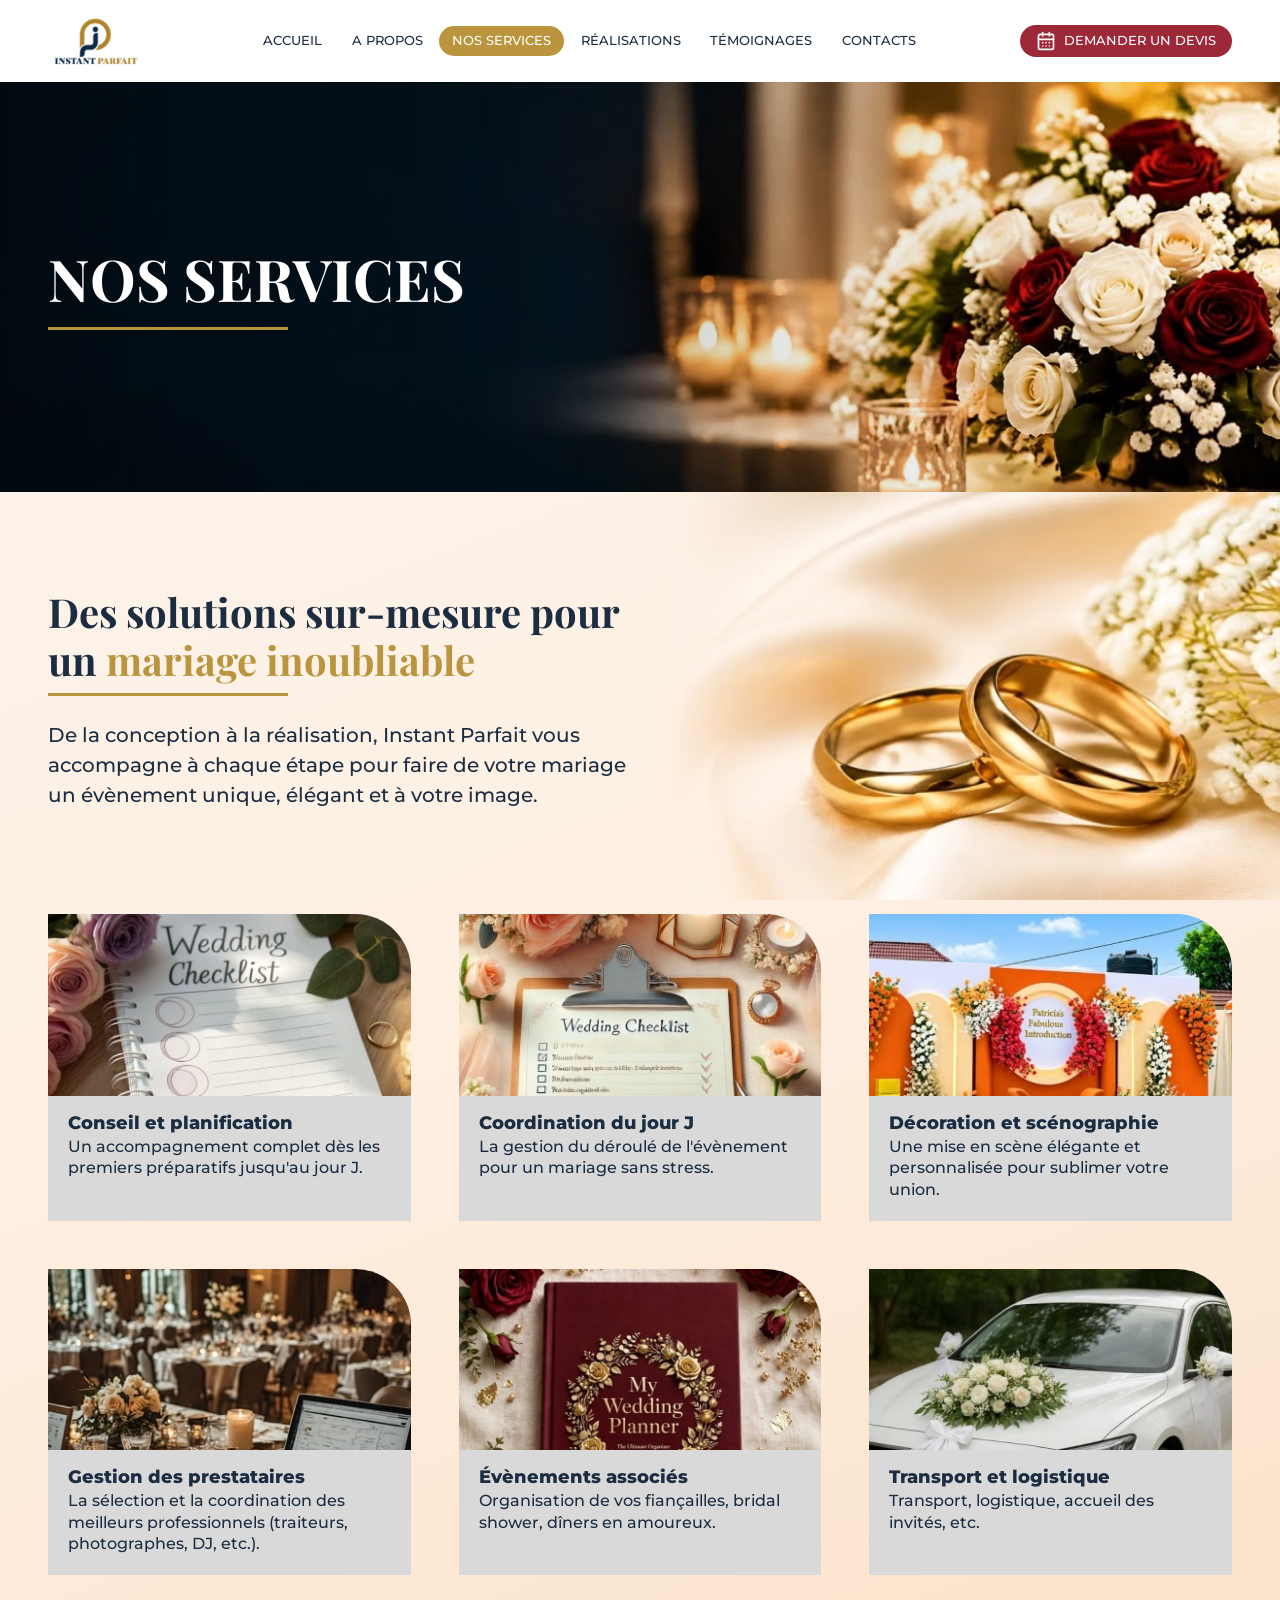
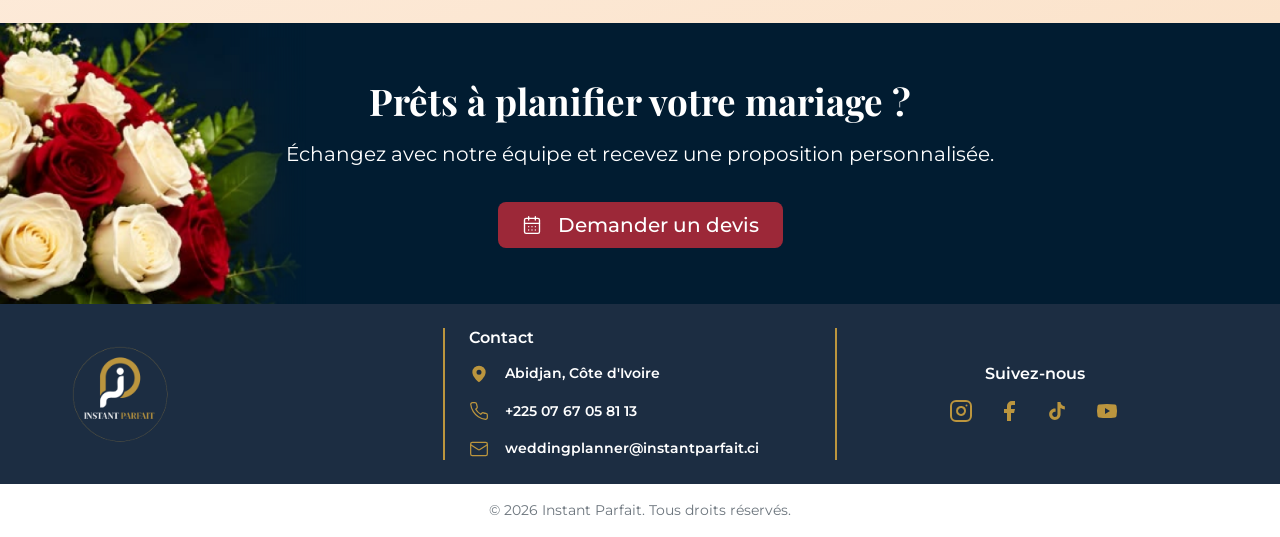
<file: services.html>
<!DOCTYPE html>
<html lang="fr">
<head>
  <meta charset="UTF-8">
  <meta name="viewport" content="width=device-width, initial-scale=1.0">
  <title>Nos services – Instant Parfait</title>
  <meta name="description" content="Conseil, planification, coordination du jour J, décoration, gestion des prestataires : les services de wedding planning d'Instant Parfait à Abidjan.">
  <link rel="preconnect" href="https://fonts.googleapis.com">
  <link rel="preconnect" href="https://fonts.gstatic.com" crossorigin>
  <link href="https://fonts.googleapis.com/css2?family=Montserrat:wght@400;500;600;700&family=Playfair+Display:wght@600;700&display=swap" rel="stylesheet">
  <link rel="stylesheet" href="assets/vendor/bootstrap/bootstrap.min.css">
  <link rel="stylesheet" href="assets/css/style.css">
</head>
<body>

  <!-- ===== En-tête ===== -->
  <header class="ip-header sticky-top">
    <nav class="navbar navbar-expand-lg ip-inner">
      <a class="navbar-brand" href="index.html">
        <img src="assets/img/logo.png" alt="Instant Parfait" class="ip-logo">
      </a>

      <div class="d-flex align-items-center gap-2 order-lg-last">
        <a href="contact.html#formulaire" class="btn btn-bordeaux btn-devis d-none d-sm-inline-flex">
          <svg class="ip-icon" width="20" height="20" viewBox="0 0 24 24" fill="none" stroke="currentColor" stroke-width="2" stroke-linecap="round" stroke-linejoin="round"><rect width="18" height="18" x="3" y="4" rx="2"/><path d="M8 2v4M16 2v4M3 10h18M8 14h.01M12 14h.01M16 14h.01M8 18h.01M12 18h.01M16 18h.01"/></svg>
          Demander un devis
        </a>
        <button class="navbar-toggler border-0" type="button" data-bs-toggle="collapse" data-bs-target="#menu" aria-controls="menu" aria-expanded="false" aria-label="Menu">
          <span class="navbar-toggler-icon"></span>
        </button>
      </div>

      <div class="collapse navbar-collapse justify-content-center" id="menu">
        <ul class="navbar-nav gap-lg-1 py-3 py-lg-0">
          <li class="nav-item"><a class="nav-link" href="index.html">Accueil</a></li>
          <li class="nav-item"><a class="nav-link" href="a-propos.html">A propos</a></li>
          <li class="nav-item"><a class="nav-link" href="services.html">Nos services</a></li>
          <li class="nav-item"><a class="nav-link" href="realisations.html">Réalisations</a></li>
          <li class="nav-item"><a class="nav-link" href="temoignages.html">Témoignages</a></li>
          <li class="nav-item"><a class="nav-link" href="contact.html">Contacts</a></li>
          <li class="nav-item d-sm-none mt-2">
            <a href="contact.html#formulaire" class="btn btn-bordeaux btn-devis w-100 justify-content-center">Demander un devis</a>
          </li>
        </ul>
      </div>
    </nav>
  </header>

  <main>

    <!-- ===== Bannière ===== -->
    <section class="ip-banner">
      <img src="assets/img/banniere-services.jpg" alt="Bouquet de roses rouges et blanches à la lueur des bougies">
      <div class="ip-inner"><h1>Nos services</h1></div>
    </section>

    <!-- ===== Présentation et prestations ===== -->
    <section class="ip-services-page pb-5">
      <img src="assets/img/services-alliances.jpg" alt="" class="ip-alliances">
      <div class="ip-inner pt-5">
        <div class="row">
          <div class="col-md-7 col-lg-6 py-lg-5">
            <h2 class="ip-intro-titre ip-titre-souligne">Des solutions sur-mesure pour un <span class="text-gold">mariage inoubliable</span></h2>
            <p class="fw-medium fs-5 mt-4 mb-0">
              De la conception à la réalisation, Instant Parfait vous accompagne à chaque étape pour faire de votre mariage un évènement unique, élégant et à votre image.
            </p>
          </div>
        </div>

        <div class="row g-4 g-xl-5 mt-2">
          <div class="col-md-6 col-lg-4">
            <article class="ip-presta">
              <img src="assets/img/service-1.jpg" alt="Carnet « Wedding checklist » entouré de roses" loading="lazy">
              <div class="ip-presta-texte">
                <h3>Conseil et planification</h3>
                <p class="mb-0">Un accompagnement complet dès les premiers préparatifs jusqu'au jour J.</p>
              </div>
            </article>
          </div>
          <div class="col-md-6 col-lg-4">
            <article class="ip-presta">
              <img src="assets/img/service-2.jpg" alt="Planning du jour J sur un porte-bloc" loading="lazy">
              <div class="ip-presta-texte">
                <h3>Coordination du jour J</h3>
                <p class="mb-0">La gestion du déroulé de l'évènement pour un mariage sans stress.</p>
              </div>
            </article>
          </div>
          <div class="col-md-6 col-lg-4">
            <article class="ip-presta">
              <img src="assets/img/service-3.jpg" alt="Décor de cérémonie orange et fleuri" loading="lazy">
              <div class="ip-presta-texte">
                <h3>Décoration et scénographie</h3>
                <p class="mb-0">Une mise en scène élégante et personnalisée pour sublimer votre union.</p>
              </div>
            </article>
          </div>
          <div class="col-md-6 col-lg-4">
            <article class="ip-presta">
              <img src="assets/img/service-4.jpg" alt="Salle de réception et ordinateur de coordination" loading="lazy">
              <div class="ip-presta-texte">
                <h3>Gestion des prestataires</h3>
                <p class="mb-0">La sélection et la coordination des meilleurs professionnels (traiteurs, photographes, DJ, etc.).</p>
              </div>
            </article>
          </div>
          <div class="col-md-6 col-lg-4">
            <article class="ip-presta">
              <img src="assets/img/service-5.jpg" alt="Carnet « My Wedding Planner » et roses rouges" loading="lazy">
              <div class="ip-presta-texte">
                <h3>Évènements associés</h3>
                <p class="mb-0">Organisation de vos fiançailles, bridal shower, dîners en amoureux.</p>
              </div>
            </article>
          </div>
          <div class="col-md-6 col-lg-4">
            <article class="ip-presta">
              <img src="assets/img/service-6.jpg" alt="Voiture des mariés décorée de fleurs blanches" loading="lazy">
              <div class="ip-presta-texte">
                <h3>Transport et logistique</h3>
                <p class="mb-0">Transport, logistique, accueil des invités, etc.</p>
              </div>
            </article>
          </div>
        </div>
      </div>
    </section>

    <!-- ===== Appel à l'action ===== -->
    <section class="ip-cta-band">
      <img src="assets/img/cta-roses.png" alt="" class="ip-cta-roses">
      <div class="ip-cta-contenu">
        <h2>Prêts à planifier votre mariage ?</h2>
        <p class="mt-3">Échangez avec notre équipe et recevez une proposition personnalisée.</p>
        <a href="contact.html#formulaire" class="btn btn-bordeaux btn-lg px-4 gap-3 mt-3"><svg class="ip-icon" width="24" height="24" viewBox="0 0 24 24" fill="none" stroke="currentColor" stroke-width="1.6" stroke-linecap="round" stroke-linejoin="round" aria-hidden="true"><rect width="18" height="18" x="3" y="4" rx="2"/><path d="M8 2v4M16 2v4M3 10h18M8 14h.01M12 14h.01M16 14h.01M8 18h.01M12 18h.01M16 18h.01"/></svg> Demander un devis</a>
      </div>
    </section>
  </main>

  <!-- ===== Pied de page ===== -->
  <footer>
   <div class="bg-navy text-white">
    <div class="ip-inner ip-footer row g-0 align-items-center py-4">
      <div class="col-md-4 text-center text-md-start ps-md-4 mb-4 mb-md-0">
        <img src="assets/img/logo-footer.png" alt="Instant Parfait" class="ip-footer-logo">
      </div>

      <div class="col-md-4 ip-footer-contact px-md-4 mb-4 mb-md-0">
        <h3 class="fs-6 fw-semibold mb-3 text-center text-md-start">Contact</h3>
        <ul class="list-unstyled mx-auto mx-md-0 mb-0 d-flex flex-column gap-3" style="width: fit-content;">
          <li class="d-flex align-items-center gap-3">
            <svg class="ip-icon text-gold" width="20" height="20" viewBox="0 0 24 24" fill="currentColor"><path d="M12 2a8 8 0 0 0-8 8c0 6 8 12 8 12s8-6 8-12a8 8 0 0 0-8-8Zm0 11a3 3 0 1 1 0-6 3 3 0 0 1 0 6Z"/></svg>
            Abidjan, Côte d'Ivoire
          </li>
          <li class="d-flex align-items-center gap-3">
            <svg class="ip-icon text-gold" width="20" height="20" viewBox="0 0 24 24" fill="none" stroke="currentColor" stroke-width="1.5" stroke-linejoin="round"><path d="M22 16.92v3a2 2 0 0 1-2.18 2 19.79 19.79 0 0 1-8.63-3.07 19.5 19.5 0 0 1-6-6 19.79 19.79 0 0 1-3.07-8.67A2 2 0 0 1 4.11 2h3a2 2 0 0 1 2 1.72 12.84 12.84 0 0 0 .7 2.81 2 2 0 0 1-.45 2.11L8.09 9.91a16 16 0 0 0 6 6l1.27-1.27a2 2 0 0 1 2.11-.45 12.84 12.84 0 0 0 2.81.7A2 2 0 0 1 22 16.92z"/></svg>
            <a href="tel:+2250767058113">+225 07 67 05 81 13</a>
          </li>
          <li class="d-flex align-items-center gap-3">
            <svg class="ip-icon text-gold" width="20" height="20" viewBox="0 0 24 24" fill="none" stroke="currentColor" stroke-width="1.5" stroke-linejoin="round"><rect width="20" height="16" x="2" y="4" rx="2"/><path d="m22 7-8.97 5.7a1.94 1.94 0 0 1-2.06 0L2 7"/></svg>
            <a href="mailto:weddingplanner@instantparfait.ci" class="text-break">weddingplanner@instantparfait.ci</a>
          </li>
        </ul>
      </div>

      <div class="col-md-4 text-center">
        <h3 class="fs-6 fw-semibold mb-3">Suivez-nous</h3>
        <div class="ip-social d-flex justify-content-center gap-4">
          <a href="#" aria-label="Instagram">
            <svg width="24" height="24" viewBox="0 0 24 24" fill="none" stroke="currentColor" stroke-width="2" stroke-linecap="round"><rect width="20" height="20" x="2" y="2" rx="5"/><path d="M16 11.37A4 4 0 1 1 12.63 8 4 4 0 0 1 16 11.37zM17.5 6.5h.01"/></svg>
          </a>
          <a href="#" aria-label="Facebook">
            <svg width="24" height="24" viewBox="0 0 24 24" fill="currentColor"><path d="M18 2h-3a5 5 0 0 0-5 5v3H7v4h3v8h4v-8h3l1-4h-4V7a1 1 0 0 1 1-1h3z"/></svg>
          </a>
          <a href="#" aria-label="TikTok">
            <svg width="24" height="24" viewBox="0 0 24 24" fill="currentColor"><path d="M16.6 5.82A4.28 4.28 0 0 1 15.54 3h-3.09v12.4a2.59 2.59 0 0 1-2.59 2.5c-1.42 0-2.6-1.16-2.6-2.6 0-1.72 1.66-3.01 3.37-2.48V9.66c-3.45-.46-6.47 2.22-6.47 5.64 0 3.33 2.76 5.7 5.69 5.7 3.14 0 5.69-2.55 5.69-5.7V9.01a7.35 7.35 0 0 0 4.3 1.38V7.3s-1.88.09-3.24-1.48z"/></svg>
          </a>
          <a href="#" aria-label="YouTube">
            <svg width="28" height="24" viewBox="0 0 24 24"><path fill="currentColor" d="M2.5 17a24.12 24.12 0 0 1 0-10 2 2 0 0 1 1.4-1.4 49.56 49.56 0 0 1 16.2 0A2 2 0 0 1 21.5 7a24.12 24.12 0 0 1 0 10 2 2 0 0 1-1.4 1.4 49.55 49.55 0 0 1-16.2 0A2 2 0 0 1 2.5 17"/><path fill="#1c2d42" d="m10 15 5-3-5-3z"/></svg>
          </a>
        </div>
      </div>
    </div>
   </div>
    <p class="text-center small text-secondary py-3 mb-0">© <span id="annee"></span> Instant Parfait. Tous droits réservés.</p>
  </footer>

  <script src="assets/vendor/bootstrap/bootstrap.bundle.min.js"></script>
  <script src="assets/js/main.js"></script>
</body>
</html>
</file>
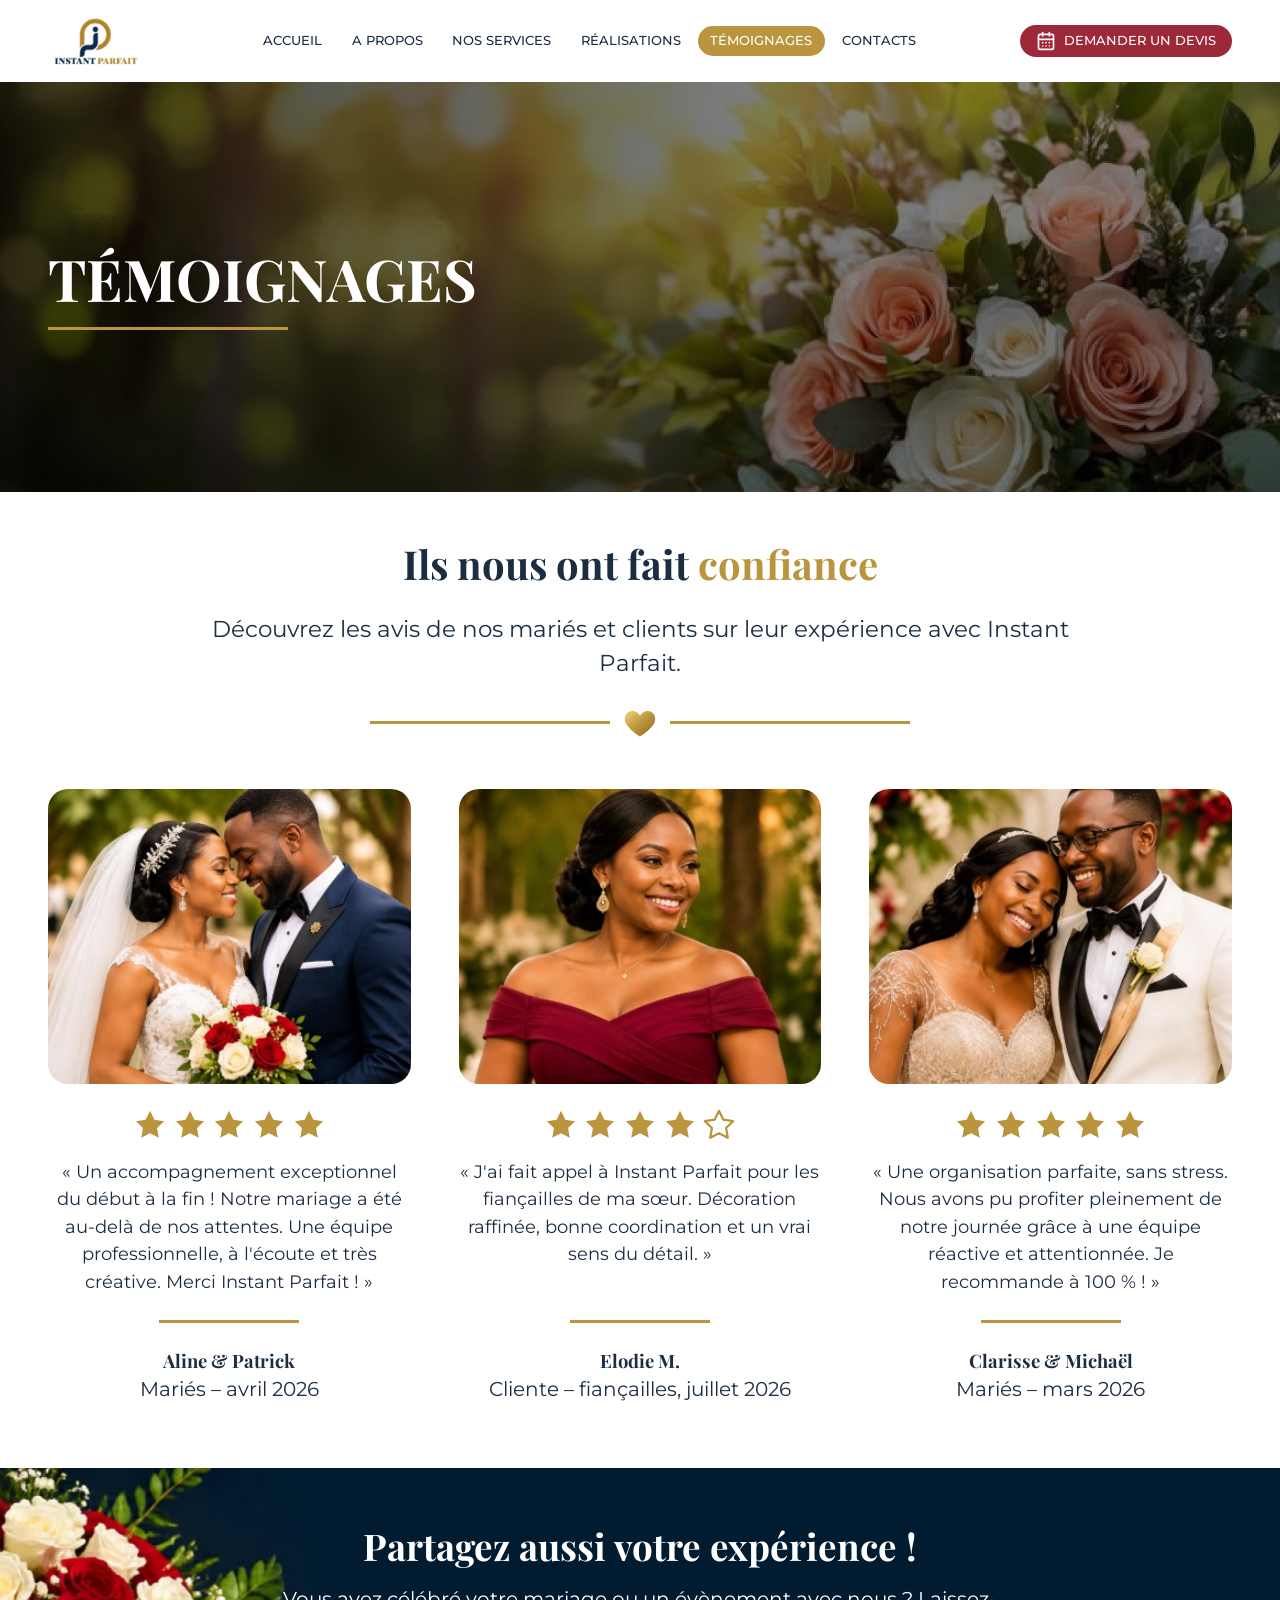
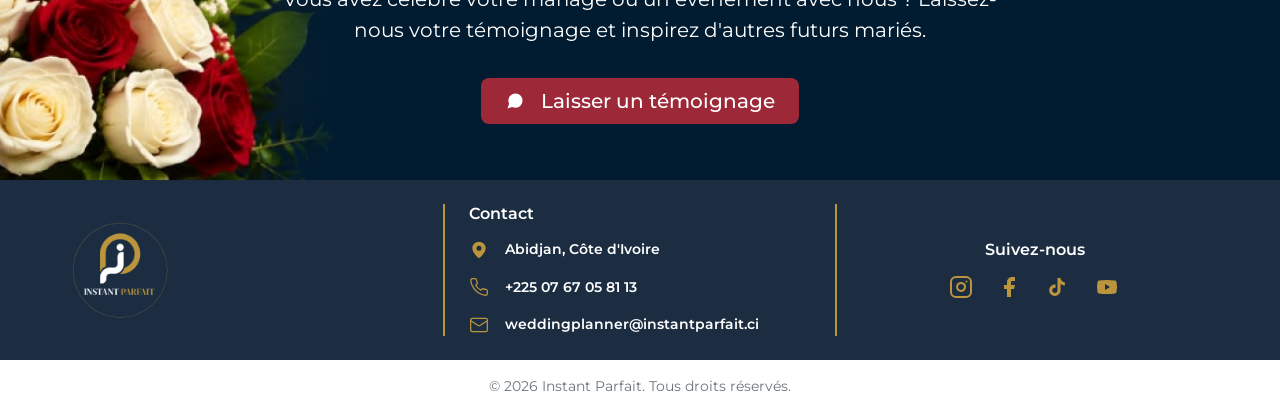
<file: temoignages.html>
<!DOCTYPE html>
<html lang="fr">
<head>
  <meta charset="UTF-8">
  <meta name="viewport" content="width=device-width, initial-scale=1.0">
  <title>Témoignages – Instant Parfait</title>
  <meta name="description" content="Les avis de nos mariés et clients sur leur expérience avec Instant Parfait, wedding planner à Abidjan.">
  <link rel="preconnect" href="https://fonts.googleapis.com">
  <link rel="preconnect" href="https://fonts.gstatic.com" crossorigin>
  <link href="https://fonts.googleapis.com/css2?family=Montserrat:wght@400;500;600;700&family=Playfair+Display:wght@600;700&display=swap" rel="stylesheet">
  <link rel="stylesheet" href="assets/vendor/bootstrap/bootstrap.min.css">
  <link rel="stylesheet" href="assets/css/style.css">
</head>
<body>

  <!-- ===== En-tête ===== -->
  <header class="ip-header sticky-top">
    <nav class="navbar navbar-expand-lg ip-inner">
      <a class="navbar-brand" href="index.html">
        <img src="assets/img/logo.png" alt="Instant Parfait" class="ip-logo">
      </a>

      <div class="d-flex align-items-center gap-2 order-lg-last">
        <a href="contact.html#formulaire" class="btn btn-bordeaux btn-devis d-none d-sm-inline-flex">
          <svg class="ip-icon" width="20" height="20" viewBox="0 0 24 24" fill="none" stroke="currentColor" stroke-width="2" stroke-linecap="round" stroke-linejoin="round"><rect width="18" height="18" x="3" y="4" rx="2"/><path d="M8 2v4M16 2v4M3 10h18M8 14h.01M12 14h.01M16 14h.01M8 18h.01M12 18h.01M16 18h.01"/></svg>
          Demander un devis
        </a>
        <button class="navbar-toggler border-0" type="button" data-bs-toggle="collapse" data-bs-target="#menu" aria-controls="menu" aria-expanded="false" aria-label="Menu">
          <span class="navbar-toggler-icon"></span>
        </button>
      </div>

      <div class="collapse navbar-collapse justify-content-center" id="menu">
        <ul class="navbar-nav gap-lg-1 py-3 py-lg-0">
          <li class="nav-item"><a class="nav-link" href="index.html">Accueil</a></li>
          <li class="nav-item"><a class="nav-link" href="a-propos.html">A propos</a></li>
          <li class="nav-item"><a class="nav-link" href="services.html">Nos services</a></li>
          <li class="nav-item"><a class="nav-link" href="realisations.html">Réalisations</a></li>
          <li class="nav-item"><a class="nav-link" href="temoignages.html">Témoignages</a></li>
          <li class="nav-item"><a class="nav-link" href="contact.html">Contacts</a></li>
          <li class="nav-item d-sm-none mt-2">
            <a href="contact.html#formulaire" class="btn btn-bordeaux btn-devis w-100 justify-content-center">Demander un devis</a>
          </li>
        </ul>
      </div>
    </nav>
  </header>

  <main>

    <!-- ===== Bannière ===== -->
    <section class="ip-banner">
      <img src="assets/img/banniere-temoignages.jpg" alt="Bouquet de roses pêche et blanches">
      <div class="ip-inner"><h1>Témoignages</h1></div>
    </section>

    <!-- ===== Introduction ===== -->
    <section class="ip-inner text-center pt-5">
      <h2 class="ip-intro-titre">Ils nous ont fait <span class="text-gold">confiance</span></h2>
      <p class="ip-intro-texte mt-4 mb-0">
        Découvrez les avis de nos mariés et clients sur leur expérience avec Instant Parfait.
      </p>
      <div class="ip-separateur" aria-hidden="true"><svg viewBox="0 0 24 24" width="36" height="36"><defs><linearGradient id="or" x1="0" y1="0" x2="1" y2="1"><stop offset="0" stop-color="#f3d27a"/><stop offset=".5" stop-color="#bb953e"/><stop offset="1" stop-color="#8a6a22"/></linearGradient></defs><path fill="url(#or)" d="M12 21s-7.5-4.6-9.6-9.2C.8 8.2 2.9 4 6.9 4c2.1 0 3.6 1.1 5.1 3 1.5-1.9 3-3 5.1-3 4 0 6.1 4.2 4.5 7.8C19.5 16.4 12 21 12 21Z"/></svg></div>
    </section>

    <!-- ===== Avis ===== -->
    <section class="ip-inner py-5">
      <div class="row g-5 text-center">
        <article class="col-md-4 ip-avis d-flex flex-column">
          <img src="assets/img/temoignage-1.jpg" alt="Aline et Patrick le jour de leur mariage" loading="lazy">
          <div class="ip-etoiles mt-4" role="img" aria-label="Note : 5 sur 5"><svg width="24" height="24" viewBox="0 0 24 24" fill="currentColor" aria-hidden="true"><path d="M12 2l3.09 6.26L22 9.27l-5 4.87 1.18 6.88L12 17.77l-6.18 3.25L7 14.14 2 9.27l6.91-1.01z"/></svg><svg width="24" height="24" viewBox="0 0 24 24" fill="currentColor" aria-hidden="true"><path d="M12 2l3.09 6.26L22 9.27l-5 4.87 1.18 6.88L12 17.77l-6.18 3.25L7 14.14 2 9.27l6.91-1.01z"/></svg><svg width="24" height="24" viewBox="0 0 24 24" fill="currentColor" aria-hidden="true"><path d="M12 2l3.09 6.26L22 9.27l-5 4.87 1.18 6.88L12 17.77l-6.18 3.25L7 14.14 2 9.27l6.91-1.01z"/></svg><svg width="24" height="24" viewBox="0 0 24 24" fill="currentColor" aria-hidden="true"><path d="M12 2l3.09 6.26L22 9.27l-5 4.87 1.18 6.88L12 17.77l-6.18 3.25L7 14.14 2 9.27l6.91-1.01z"/></svg><svg width="24" height="24" viewBox="0 0 24 24" fill="currentColor" aria-hidden="true"><path d="M12 2l3.09 6.26L22 9.27l-5 4.87 1.18 6.88L12 17.77l-6.18 3.25L7 14.14 2 9.27l6.91-1.01z"/></svg></div>
          <blockquote class="mt-3 mb-0 flex-grow-1">
            « Un accompagnement exceptionnel du début à la fin ! Notre mariage a été au-delà de nos attentes. Une équipe professionnelle, à l'écoute et très créative. Merci Instant Parfait ! »
          </blockquote>
          <div class="ip-trait"></div>
          <p class="ip-auteur mb-0">Aline &amp; Patrick</p>
          <p class="fs-5">Mariés – avril 2026</p>
        </article>
        <article class="col-md-4 ip-avis d-flex flex-column">
          <img src="assets/img/temoignage-2.jpg" alt="Elodie M., cliente" loading="lazy">
          <div class="ip-etoiles mt-4" role="img" aria-label="Note : 4 sur 5"><svg width="24" height="24" viewBox="0 0 24 24" fill="currentColor" aria-hidden="true"><path d="M12 2l3.09 6.26L22 9.27l-5 4.87 1.18 6.88L12 17.77l-6.18 3.25L7 14.14 2 9.27l6.91-1.01z"/></svg><svg width="24" height="24" viewBox="0 0 24 24" fill="currentColor" aria-hidden="true"><path d="M12 2l3.09 6.26L22 9.27l-5 4.87 1.18 6.88L12 17.77l-6.18 3.25L7 14.14 2 9.27l6.91-1.01z"/></svg><svg width="24" height="24" viewBox="0 0 24 24" fill="currentColor" aria-hidden="true"><path d="M12 2l3.09 6.26L22 9.27l-5 4.87 1.18 6.88L12 17.77l-6.18 3.25L7 14.14 2 9.27l6.91-1.01z"/></svg><svg width="24" height="24" viewBox="0 0 24 24" fill="currentColor" aria-hidden="true"><path d="M12 2l3.09 6.26L22 9.27l-5 4.87 1.18 6.88L12 17.77l-6.18 3.25L7 14.14 2 9.27l6.91-1.01z"/></svg><svg width="24" height="24" viewBox="0 0 24 24" fill="none" stroke="currentColor" stroke-width="1.6" stroke-linecap="round" stroke-linejoin="round" aria-hidden="true"><path d="M12 2l3.09 6.26L22 9.27l-5 4.87 1.18 6.88L12 17.77l-6.18 3.25L7 14.14 2 9.27l6.91-1.01z"/></svg></div>
          <blockquote class="mt-3 mb-0 flex-grow-1">
            « J'ai fait appel à Instant Parfait pour les fiançailles de ma sœur. Décoration raffinée, bonne coordination et un vrai sens du détail. »
          </blockquote>
          <div class="ip-trait"></div>
          <p class="ip-auteur mb-0">Elodie M.</p>
          <p class="fs-5">Cliente – fiançailles, juillet 2026</p>
        </article>
        <article class="col-md-4 ip-avis d-flex flex-column">
          <img src="assets/img/temoignage-3.jpg" alt="Clarisse et Michaël le jour de leur mariage" loading="lazy">
          <div class="ip-etoiles mt-4" role="img" aria-label="Note : 5 sur 5"><svg width="24" height="24" viewBox="0 0 24 24" fill="currentColor" aria-hidden="true"><path d="M12 2l3.09 6.26L22 9.27l-5 4.87 1.18 6.88L12 17.77l-6.18 3.25L7 14.14 2 9.27l6.91-1.01z"/></svg><svg width="24" height="24" viewBox="0 0 24 24" fill="currentColor" aria-hidden="true"><path d="M12 2l3.09 6.26L22 9.27l-5 4.87 1.18 6.88L12 17.77l-6.18 3.25L7 14.14 2 9.27l6.91-1.01z"/></svg><svg width="24" height="24" viewBox="0 0 24 24" fill="currentColor" aria-hidden="true"><path d="M12 2l3.09 6.26L22 9.27l-5 4.87 1.18 6.88L12 17.77l-6.18 3.25L7 14.14 2 9.27l6.91-1.01z"/></svg><svg width="24" height="24" viewBox="0 0 24 24" fill="currentColor" aria-hidden="true"><path d="M12 2l3.09 6.26L22 9.27l-5 4.87 1.18 6.88L12 17.77l-6.18 3.25L7 14.14 2 9.27l6.91-1.01z"/></svg><svg width="24" height="24" viewBox="0 0 24 24" fill="currentColor" aria-hidden="true"><path d="M12 2l3.09 6.26L22 9.27l-5 4.87 1.18 6.88L12 17.77l-6.18 3.25L7 14.14 2 9.27l6.91-1.01z"/></svg></div>
          <blockquote class="mt-3 mb-0 flex-grow-1">
            « Une organisation parfaite, sans stress. Nous avons pu profiter pleinement de notre journée grâce à une équipe réactive et attentionnée. Je recommande à 100 % ! »
          </blockquote>
          <div class="ip-trait"></div>
          <p class="ip-auteur mb-0">Clarisse &amp; Michaël</p>
          <p class="fs-5">Mariés – mars 2026</p>
        </article>
      </div>
    </section>

    <!-- ===== Appel à l'action ===== -->
    <section class="ip-cta-band">
      <img src="assets/img/cta-roses.png" alt="" class="ip-cta-roses">
      <div class="ip-cta-contenu">
        <h2>Partagez aussi votre expérience !</h2>
        <p class="mt-3">Vous avez célébré votre mariage ou un évènement avec nous ? Laissez-nous votre témoignage et inspirez d'autres futurs mariés.</p>
        <button type="button" class="btn btn-bordeaux btn-lg px-4 gap-3 mt-3" data-bs-toggle="modal" data-bs-target="#modal-avis"><svg class="ip-icon" width="24" height="24" viewBox="0 0 24 24" fill="currentColor" aria-hidden="true"><path d="M21 11.5a8.38 8.38 0 0 1-.9 3.8 8.5 8.5 0 0 1-7.6 4.7 8.38 8.38 0 0 1-3.8-.9L3 21l1.9-5.7a8.38 8.38 0 0 1-.9-3.8 8.5 8.5 0 0 1 4.7-7.6 8.38 8.38 0 0 1 3.8-.9h.5a8.48 8.48 0 0 1 8 8v.5z"/></svg> Laisser un témoignage</button>
      </div>
    </section>
  </main>

  <!-- Formulaire de témoignage -->
  <div class="modal fade" id="modal-avis" tabindex="-1" aria-labelledby="modal-avis-titre" aria-hidden="true">
    <div class="modal-dialog modal-dialog-centered">
      <div class="modal-content">
        <div class="modal-header">
          <h2 class="modal-title h4 font-serif" id="modal-avis-titre">Laisser un témoignage</h2>
          <button type="button" class="btn-close" data-bs-dismiss="modal" aria-label="Fermer"></button>
        </div>
        <div class="modal-body">
          <div id="form-avis-succes" class="alert alert-success d-none" role="status">
            Merci pour votre témoignage ! Il sera publié après validation par notre équipe.
          </div>
          <form id="form-avis" class="d-flex flex-column gap-3" novalidate>
            <div>
              <label class="form-label fw-semibold" for="avis-nom">Votre nom</label>
              <input type="text" class="form-control" id="avis-nom" name="nom" autocomplete="name" required>
              <div class="invalid-feedback">Indiquez votre nom.</div>
            </div>
            <div>
              <label class="form-label fw-semibold" for="avis-evenement">Votre évènement</label>
              <select class="form-select" id="avis-evenement" name="evenement" required>
                <option value="" selected disabled>Choisir…</option>
                <option>Mariage</option>
                <option>Fiançailles</option>
                <option>Réception / décoration</option>
                <option>Autre évènement</option>
              </select>
              <div class="invalid-feedback">Choisissez un évènement.</div>
            </div>
            <div>
              <span class="form-label fw-semibold d-block">Votre note</span>
              <div class="ip-note" role="group" aria-label="Note sur 5">
                <button type="button" aria-label="1 étoile"><svg width="24" height="24" viewBox="0 0 24 24" fill="currentColor" aria-hidden="true"><path d="M12 2l3.09 6.26L22 9.27l-5 4.87 1.18 6.88L12 17.77l-6.18 3.25L7 14.14 2 9.27l6.91-1.01z"/></svg></button>
                <button type="button" aria-label="2 étoiles"><svg width="24" height="24" viewBox="0 0 24 24" fill="currentColor" aria-hidden="true"><path d="M12 2l3.09 6.26L22 9.27l-5 4.87 1.18 6.88L12 17.77l-6.18 3.25L7 14.14 2 9.27l6.91-1.01z"/></svg></button>
                <button type="button" aria-label="3 étoiles"><svg width="24" height="24" viewBox="0 0 24 24" fill="currentColor" aria-hidden="true"><path d="M12 2l3.09 6.26L22 9.27l-5 4.87 1.18 6.88L12 17.77l-6.18 3.25L7 14.14 2 9.27l6.91-1.01z"/></svg></button>
                <button type="button" aria-label="4 étoiles"><svg width="24" height="24" viewBox="0 0 24 24" fill="currentColor" aria-hidden="true"><path d="M12 2l3.09 6.26L22 9.27l-5 4.87 1.18 6.88L12 17.77l-6.18 3.25L7 14.14 2 9.27l6.91-1.01z"/></svg></button>
                <button type="button" aria-label="5 étoiles"><svg width="24" height="24" viewBox="0 0 24 24" fill="currentColor" aria-hidden="true"><path d="M12 2l3.09 6.26L22 9.27l-5 4.87 1.18 6.88L12 17.77l-6.18 3.25L7 14.14 2 9.27l6.91-1.01z"/></svg></button>
              </div>
              <input type="hidden" id="avis-note" name="note" value="5">
            </div>
            <div>
              <label class="form-label fw-semibold" for="avis-message">Votre message</label>
              <textarea class="form-control" id="avis-message" name="message" rows="4" minlength="10" required></textarea>
              <div class="invalid-feedback">Écrivez quelques mots (10 caractères minimum).</div>
            </div>
            <button type="submit" class="btn btn-bordeaux justify-content-center">Envoyer mon témoignage</button>
          </form>
        </div>
      </div>
    </div>
  </div>

  <!-- ===== Pied de page ===== -->
  <footer>
   <div class="bg-navy text-white">
    <div class="ip-inner ip-footer row g-0 align-items-center py-4">
      <div class="col-md-4 text-center text-md-start ps-md-4 mb-4 mb-md-0">
        <img src="assets/img/logo-footer.png" alt="Instant Parfait" class="ip-footer-logo">
      </div>

      <div class="col-md-4 ip-footer-contact px-md-4 mb-4 mb-md-0">
        <h3 class="fs-6 fw-semibold mb-3 text-center text-md-start">Contact</h3>
        <ul class="list-unstyled mx-auto mx-md-0 mb-0 d-flex flex-column gap-3" style="width: fit-content;">
          <li class="d-flex align-items-center gap-3">
            <svg class="ip-icon text-gold" width="20" height="20" viewBox="0 0 24 24" fill="currentColor"><path d="M12 2a8 8 0 0 0-8 8c0 6 8 12 8 12s8-6 8-12a8 8 0 0 0-8-8Zm0 11a3 3 0 1 1 0-6 3 3 0 0 1 0 6Z"/></svg>
            Abidjan, Côte d'Ivoire
          </li>
          <li class="d-flex align-items-center gap-3">
            <svg class="ip-icon text-gold" width="20" height="20" viewBox="0 0 24 24" fill="none" stroke="currentColor" stroke-width="1.5" stroke-linejoin="round"><path d="M22 16.92v3a2 2 0 0 1-2.18 2 19.79 19.79 0 0 1-8.63-3.07 19.5 19.5 0 0 1-6-6 19.79 19.79 0 0 1-3.07-8.67A2 2 0 0 1 4.11 2h3a2 2 0 0 1 2 1.72 12.84 12.84 0 0 0 .7 2.81 2 2 0 0 1-.45 2.11L8.09 9.91a16 16 0 0 0 6 6l1.27-1.27a2 2 0 0 1 2.11-.45 12.84 12.84 0 0 0 2.81.7A2 2 0 0 1 22 16.92z"/></svg>
            <a href="tel:+2250767058113">+225 07 67 05 81 13</a>
          </li>
          <li class="d-flex align-items-center gap-3">
            <svg class="ip-icon text-gold" width="20" height="20" viewBox="0 0 24 24" fill="none" stroke="currentColor" stroke-width="1.5" stroke-linejoin="round"><rect width="20" height="16" x="2" y="4" rx="2"/><path d="m22 7-8.97 5.7a1.94 1.94 0 0 1-2.06 0L2 7"/></svg>
            <a href="mailto:weddingplanner@instantparfait.ci" class="text-break">weddingplanner@instantparfait.ci</a>
          </li>
        </ul>
      </div>

      <div class="col-md-4 text-center">
        <h3 class="fs-6 fw-semibold mb-3">Suivez-nous</h3>
        <div class="ip-social d-flex justify-content-center gap-4">
          <a href="#" aria-label="Instagram">
            <svg width="24" height="24" viewBox="0 0 24 24" fill="none" stroke="currentColor" stroke-width="2" stroke-linecap="round"><rect width="20" height="20" x="2" y="2" rx="5"/><path d="M16 11.37A4 4 0 1 1 12.63 8 4 4 0 0 1 16 11.37zM17.5 6.5h.01"/></svg>
          </a>
          <a href="#" aria-label="Facebook">
            <svg width="24" height="24" viewBox="0 0 24 24" fill="currentColor"><path d="M18 2h-3a5 5 0 0 0-5 5v3H7v4h3v8h4v-8h3l1-4h-4V7a1 1 0 0 1 1-1h3z"/></svg>
          </a>
          <a href="#" aria-label="TikTok">
            <svg width="24" height="24" viewBox="0 0 24 24" fill="currentColor"><path d="M16.6 5.82A4.28 4.28 0 0 1 15.54 3h-3.09v12.4a2.59 2.59 0 0 1-2.59 2.5c-1.42 0-2.6-1.16-2.6-2.6 0-1.72 1.66-3.01 3.37-2.48V9.66c-3.45-.46-6.47 2.22-6.47 5.64 0 3.33 2.76 5.7 5.69 5.7 3.14 0 5.69-2.55 5.69-5.7V9.01a7.35 7.35 0 0 0 4.3 1.38V7.3s-1.88.09-3.24-1.48z"/></svg>
          </a>
          <a href="#" aria-label="YouTube">
            <svg width="28" height="24" viewBox="0 0 24 24"><path fill="currentColor" d="M2.5 17a24.12 24.12 0 0 1 0-10 2 2 0 0 1 1.4-1.4 49.56 49.56 0 0 1 16.2 0A2 2 0 0 1 21.5 7a24.12 24.12 0 0 1 0 10 2 2 0 0 1-1.4 1.4 49.55 49.55 0 0 1-16.2 0A2 2 0 0 1 2.5 17"/><path fill="#1c2d42" d="m10 15 5-3-5-3z"/></svg>
          </a>
        </div>
      </div>
    </div>
   </div>
    <p class="text-center small text-secondary py-3 mb-0">© <span id="annee"></span> Instant Parfait. Tous droits réservés.</p>
  </footer>

  <script src="assets/vendor/bootstrap/bootstrap.bundle.min.js"></script>
  <script src="assets/js/main.js"></script>
</body>
</html>
</file>
<file: assets/css/style.css>
/* ==========================================================
   Instant Parfait – styles personnalisés (complète Bootstrap)
   ========================================================== */

:root {
  --ip-gold: #bb953e;
  --ip-navy: #1c2d42;
  --ip-bordeaux: #9c2838;
  --ip-cacao: #3d2e20;
  --ip-serif: "Playfair Display", Georgia, "Times New Roman", serif;
  --ip-sans: "Montserrat", system-ui, -apple-system, "Segoe UI", sans-serif;
}

body {
  font-family: var(--ip-sans);
  color: var(--ip-navy);
  background: #fff;
}

.font-serif { font-family: var(--ip-serif); }
.text-gold { color: var(--ip-gold) !important; }
.text-navy { color: var(--ip-navy) !important; }
.bg-navy { background-color: var(--ip-navy) !important; }

/* Les ancres (#services…) ne passent pas sous le menu fixe */
section[id] { scroll-margin-top: 90px; }

/* Les fonds prennent toute la largeur ; le contenu est aligné dans .ip-inner */
.ip-inner {
  width: 100%;
  max-width: 1440px;
  margin-inline: auto;
  padding-inline: 1rem;
}
@media (min-width: 768px) {
  .ip-inner { padding-inline: 2rem; }
}
@media (min-width: 1200px) {
  .ip-inner { padding-inline: 3rem; }
}

/* ---------- Icônes SVG ---------- */
.ip-icon { width: 1.25rem; height: 1.25rem; flex-shrink: 0; }
.ip-icon-lg { width: 1.9rem; height: 1.9rem; }
.ip-icon-xl { width: 2.6rem; height: 2.6rem; }

/* ---------- Boutons ---------- */
.btn-gold,
.btn-bordeaux {
  display: inline-flex;
  align-items: center;
  gap: .5rem;
  color: #fff;
  font-weight: 500;
  border: 0;
  transition: filter .2s, transform .2s;
}
.btn-gold { background: var(--ip-gold); }
.btn-bordeaux { background: var(--ip-bordeaux); }
.btn-gold:hover,
.btn-bordeaux:hover {
  color: #fff;
  filter: brightness(1.1);
  transform: translateY(-2px);
}

/* ---------- En-tête ---------- */
.ip-header {
  background: rgba(255, 255, 255, .96);
  backdrop-filter: blur(6px);
}
.ip-logo { height: 56px; width: auto; }

.ip-header .nav-link {
  font-size: .82rem;
  font-weight: 500;
  text-transform: uppercase;
  color: var(--ip-navy);
  border-radius: 999px;
  padding: .35rem .8rem !important;
}
.ip-header .nav-link:hover { color: var(--ip-gold); }
.ip-header .nav-link.active {
  background: var(--ip-gold);
  color: #fff !important;
}
.ip-header .btn-devis {
  font-size: .82rem;
  text-transform: uppercase;
  border-radius: 999px;
  padding: .35rem 1rem;
}
.navbar-toggler:focus { box-shadow: none; }

/* ---------- Hero ---------- */
.ip-hero {
  position: relative;
  overflow: hidden;
  background: var(--ip-cacao);
  color: #fff;
  border-bottom: 2px solid var(--ip-gold);
}
.ip-hero-img {
  position: absolute;
  inset: 0;
  width: 100%;
  height: 100%;
  object-fit: cover;
  object-position: top;
}
.ip-hero-overlay {
  position: absolute;
  inset: 0;
  background: rgba(61, 46, 32, .75);
}
.ip-hero-content {
  position: relative;
  max-width: 36rem;
  padding: 3rem 0;
}
.ip-hero h1 {
  font-family: var(--ip-serif);
  font-weight: 700;
  font-size: clamp(2.2rem, 5vw, 3.4rem);
  line-height: 1.3;
}
.ip-hero .ip-surtitre {
  font-size: .85rem;
  font-weight: 500;
  text-transform: uppercase;
}
.ip-hero-atouts {
  font-size: .66rem;
  font-weight: 500;
  max-width: 28rem;
}
@media (min-width: 400px) {
  .ip-hero-atouts { font-size: .72rem; }
}
@media (min-width: 576px) {
  .ip-hero-atouts { font-size: .85rem; }
}

/* Tablette et plus : photo à droite, dégradé à gauche */
@media (min-width: 768px) {
  .ip-hero-img { left: auto; width: 58%; }
  /* Le dégradé reste opaque jusqu'au bord gauche de la photo (42 %) pour masquer la jonction */
  .ip-hero-overlay {
    background: linear-gradient(to right,
      var(--ip-cacao) 42%,
      rgba(61, 46, 32, .6) 54%,
      transparent 75%);
  }
  .ip-hero-content { padding: 3rem 0; }
}
@media (min-width: 1200px) {
  .ip-hero-img { width: 55%; }
  .ip-hero-overlay {
    background: linear-gradient(to right,
      var(--ip-cacao) 45%,
      rgba(61, 46, 32, .6) 56%,
      transparent 75%);
  }
  .ip-hero-content { padding: 4.5rem 0; }
}

/* ---------- À propos ---------- */
.ip-titre {
  font-family: var(--ip-serif);
  font-weight: 600;
  font-size: clamp(1.7rem, 3vw, 2rem);
}
.ip-apropos-texte {
  font-weight: 500;
  font-size: 1.1rem;
  line-height: 1.6;
}
.ip-apropos-atouts { font-weight: 500; }

/* ---------- Services ---------- */
.ip-services-grid {
  max-width: 300px;          /* mobile : une carte centrée */
  margin-inline: auto;
}
.ip-service-card {
  display: flex;
  flex-direction: column;
  width: 100%;
  height: 100%;
  overflow: hidden;
  background: #fff;
  color: var(--ip-navy);
  border-radius: .75rem .75rem 0 0;
  text-decoration: none;
  box-shadow: 0 6px 18px rgba(0, 0, 0, .25);
  transition: transform .3s, box-shadow .3s;
}
.ip-service-card:hover {
  color: var(--ip-navy);
  transform: translateY(-4px);
  box-shadow: 0 10px 24px rgba(0, 0, 0, .35);
}
.ip-service-media {
  overflow: hidden;
  aspect-ratio: 16 / 10;
}
.ip-service-media img {
  display: block;
  width: 100%;
  height: 100%;
  object-fit: cover;
  transition: transform .4s;
}
.ip-service-card:hover .ip-service-media img { transform: scale(1.06); }
.ip-service-card h3 {
  flex-grow: 1;
  display: flex;
  align-items: center;
  justify-content: center;
  min-height: 3.6rem;        /* même hauteur de titre sur 1 ou 2 lignes */
  margin: 0;
  padding: .55rem .75rem;
  font-size: 1.1rem;
  font-weight: 500;
  line-height: 1.25;
}

/* Tablette portrait (576–767px) : 3 cartes plus compactes */
@media (min-width: 576px) {
  .ip-services-grid { max-width: 640px; }
  .ip-service-card h3 {
    min-height: 3.2rem;
    padding: .5rem .4rem;
    font-size: .95rem;
  }
}

/* Tablette paysage et ordinateur */
@media (min-width: 1200px) {
  .ip-services-grid { max-width: 980px !important; }
}
@media (min-width: 768px) {
  .ip-services-grid { max-width: 820px; }
  .ip-service-card h3 {
    min-height: 3.8rem;
    padding: .6rem .75rem;
    font-size: 1.15rem;
  }
}

/* ---------- Réalisations ---------- */
.ip-realisation {
  display: block;
  overflow: hidden;
  border-radius: 1rem;
}
.ip-realisation img {
  width: 100%;
  aspect-ratio: 5 / 4;
  object-fit: cover;
  transition: transform .3s;
}
.ip-realisation:hover img { transform: scale(1.05); }

/* ---------- Pied de page ---------- */
.ip-footer { font-size: .9rem; font-weight: 600; }
.ip-footer a { color: #fff; text-decoration: none; }
.ip-footer a:hover { color: var(--ip-gold); }
.ip-footer-logo { width: 96px; height: 96px; border-radius: 50%; }
.ip-social a { color: var(--ip-gold); transition: color .2s; }
.ip-social a:hover { color: #fff; }

@media (min-width: 768px) {
  .ip-footer-contact {
    border-left: 2px solid var(--ip-gold);
    border-right: 2px solid var(--ip-gold);
  }
}

/* ==========================================================
   Pages intérieures
   ========================================================== */

/* ---------- Bannière de page ---------- */
.ip-banner {
  position: relative;
  overflow: hidden;
  display: flex;
  align-items: center;
  min-height: clamp(220px, 32vw, 440px);
  background: var(--ip-navy);
  color: #fff;
}
.ip-banner > img {
  position: absolute;
  inset: 0;
  width: 100%;
  height: 100%;
  object-fit: cover;
}
.ip-banner::before {               /* voile pour la lisibilité du titre */
  content: "";
  position: absolute;
  inset: 0;
  z-index: 1;
  background: linear-gradient(to right, rgba(0, 0, 0, .55), rgba(0, 0, 0, .1) 60%, transparent);
}
.ip-banner .ip-inner { position: relative; z-index: 2; }
.ip-banner h1 {
  font-family: var(--ip-serif);
  font-weight: 700;
  text-transform: uppercase;
  font-size: clamp(1.65rem, 5vw, 3.6rem);
  margin: 0;
  display: inline-block;
}
.ip-banner h1::after {             /* soulignement doré */
  content: "";
  display: block;
  width: min(240px, 60%);
  height: 3px;
  margin-top: .9rem;
  background: var(--ip-gold);
}
.ip-banner--centre { text-align: center; }
.ip-banner--centre::before { background: rgba(0, 0, 0, .25); }
.ip-banner--centre h1::after { margin-inline: auto; }

/* ---------- Introduction de page ---------- */
.ip-intro-titre {
  font-family: var(--ip-serif);
  font-weight: 700;
  font-size: clamp(1.7rem, 3.4vw, 2.5rem);
}
.ip-intro-sous-titre {
  font-family: var(--ip-serif);
  font-weight: 600;
  font-size: clamp(1.1rem, 2vw, 1.5rem);
  max-width: 62rem;
  margin-inline: auto;
}
.ip-intro-texte {
  font-size: clamp(1.05rem, 1.8vw, 1.45rem);
  max-width: 56rem;
  margin-inline: auto;
}

/* Séparateur avec cœur doré */
.ip-separateur {
  display: flex;
  align-items: center;
  justify-content: center;
  gap: .75rem;
  margin: 1.5rem auto 0;
}
.ip-separateur::before,
.ip-separateur::after {
  content: "";
  width: min(240px, 30vw);
  height: 3px;
  background: var(--ip-gold);
}
.ip-separateur svg { width: 36px; height: 36px; }

/* ---------- Bandeau d'appel à l'action ---------- */
.ip-cta-band {
  position: relative;
  overflow: hidden;
  background: #011c31;
  color: #fff;
  text-align: center;
  padding: 3.5rem 1rem;
}
.ip-cta-band .ip-cta-roses {
  position: absolute;
  left: 0;
  bottom: 0;
  height: 100%;
  width: auto;
  max-width: 30%;
  object-fit: cover;
  object-position: left bottom;
  -webkit-mask-image: linear-gradient(to right, #000 75%, transparent);
          mask-image: linear-gradient(to right, #000 75%, transparent);
}
.ip-cta-band .ip-cta-contenu { position: relative; max-width: 46rem; margin-inline: auto; }
.ip-cta-band h2 {
  font-family: var(--ip-serif);
  font-weight: 700;
  font-size: clamp(1.6rem, 3vw, 2.3rem);
}
.ip-cta-band p { font-size: clamp(1rem, 1.6vw, 1.3rem); }
.ip-cta-band--creme { background: #fcf2e8; color: var(--ip-navy); }
@media (max-width: 767.98px) {
  .ip-cta-band { padding-top: 9.5rem; }
  .ip-cta-band .ip-cta-roses { top: 0; bottom: auto; height: 8.5rem; max-width: none; }
}

.btn-whatsapp {
  display: inline-flex;
  align-items: center;
  gap: .5rem;
  background: #25d366;
  color: #fff;
  font-weight: 600;
  border-radius: 999px;
  padding: .55rem 1.4rem;
  border: 0;
  text-decoration: none;
  transition: filter .2s, transform .2s;
}
.btn-whatsapp:hover { color: #fff; filter: brightness(1.08); transform: translateY(-2px); }
.ip-fleche { display: block; margin: .25rem auto .75rem; }

/* ---------- Réalisations : filtres et galerie ---------- */
.ip-filtres {
  display: flex;
  flex-wrap: wrap;
  justify-content: center;
  gap: .5rem 1.5rem;
}
.ip-filtre {
  font-family: var(--ip-serif);
  font-weight: 600;
  text-transform: uppercase;
  font-size: clamp(.95rem, 1.8vw, 1.45rem);
  color: var(--ip-navy);
  background: none;
  border: 0;
  border-radius: .8rem;
  padding: .3rem 1.1rem;
  transition: background .2s, color .2s;
}
.ip-filtre:hover { color: var(--ip-bordeaux); }
.ip-filtre.active { background: var(--ip-bordeaux); color: #fff; }

.ip-galerie-item {
  display: block;
  width: 100%;
  padding: 0;
  border: 0;
  overflow: hidden;
  border-radius: 1.25rem;
  background: none;
  cursor: zoom-in;
}
.ip-galerie-item img {
  display: block;
  width: 100%;
  aspect-ratio: 6 / 5;
  object-fit: cover;
  transition: transform .4s;
}
.ip-galerie-item:hover img { transform: scale(1.05); }
.ip-galerie { animation: ip-fondu .35s ease; }
@keyframes ip-fondu { from { opacity: 0; transform: translateY(8px); } to { opacity: 1; transform: none; } }

/* ---------- Contacts ---------- */
.ip-form-card {
  background: var(--ip-bordeaux);
  color: #fff;
  padding: 1.5rem;
}
.ip-form-card h2 { font-size: 1.35rem; font-weight: 700; }
.ip-champ { position: relative; }
.ip-champ > svg {
  position: absolute;
  left: .9rem;
  top: .8rem;
  width: 18px;
  height: 18px;
  color: var(--ip-gold);
  pointer-events: none;
  z-index: 1;
}
.ip-champ .form-control,
.ip-champ .form-select {
  padding-left: 2.6rem;
  border-radius: .8rem;
  border: 2px solid #f1d9a8;
  font-weight: 600;
  color: var(--ip-navy);
}
.ip-champ .form-control::placeholder { color: #8a8f98; }
.ip-champ .form-control:focus,
.ip-champ .form-select:focus {
  border-color: var(--ip-gold);
  box-shadow: 0 0 0 .2rem rgba(187, 149, 62, .35);
}
.ip-form-card .invalid-feedback { color: #ffd7dc; font-weight: 600; }

.ip-carte {
  display: block;
  width: 100%;
  aspect-ratio: 16 / 9;
  border: 0;
  border-radius: .5rem;
  background: #e9ecef;
}

.ip-contact-card {
  background: var(--ip-navy);
  color: #fff;
  border-radius: 1.25rem;
  padding: 2.5rem 2rem;
  font-weight: 700;
}
.ip-contact-card a { color: #fff; text-decoration: none; }
.ip-contact-card a:hover { color: var(--ip-gold); }
.ip-contact-card hr { border-color: rgba(255, 255, 255, .6); opacity: 1; }
.ip-contact-liste { font-size: clamp(.95rem, 2.6vw, 1.25rem); }

/* ---------- Témoignages ---------- */
.ip-avis img {
  width: 100%;
  aspect-ratio: 337 / 274;
  object-fit: cover;
  border-radius: 1.25rem;
}
.ip-etoiles { display: flex; justify-content: center; gap: .35rem; color: var(--ip-gold); }
.ip-etoiles svg { width: 34px; height: 34px; }
.ip-avis blockquote { font-size: 1.15rem; line-height: 1.5; }
.ip-avis .ip-trait { width: 140px; height: 3px; background: var(--ip-gold); margin: 1.5rem auto; }
.ip-avis .ip-auteur { font-family: var(--ip-serif); font-weight: 700; font-size: 1.15rem; }
.ip-note button { background: none; border: 0; padding: 0 .1rem; color: #ccc; }
.ip-note button.on { color: var(--ip-gold); }
.ip-note svg { width: 30px; height: 30px; }

/* ---------- Nos services (page) ---------- */
.ip-services-page {
  position: relative;
  overflow: hidden;
  background: linear-gradient(160deg, #fdf3ea 0%, #feefe2 45%, #fbe3cb 100%);
}
.ip-services-page .ip-alliances {
  position: absolute;
  top: 0;
  right: 0;
  width: 48%;
  max-width: 760px;
  -webkit-mask-image: linear-gradient(to right, transparent, #000 30%);
          mask-image: linear-gradient(to right, transparent, #000 30%);
}
.ip-services-page .ip-inner { position: relative; }
.ip-titre-souligne::after {
  content: "";
  display: block;
  width: 240px;
  max-width: 60%;
  height: 3px;
  margin-top: .6rem;
  background: var(--ip-gold);
}
.ip-presta {
  height: 100%;
  overflow: hidden;                    /* l'arrondi s'applique à toute la carte */
  border-top-right-radius: 3.5rem;
  background: #d9d9d9;
  color: var(--ip-navy);
}
.ip-presta img {
  display: block;
  width: 100%;
  aspect-ratio: 2 / 1;
  object-fit: cover;
}
.ip-presta-texte { padding: 1rem 1.25rem 1.25rem; font-weight: 500; line-height: 1.35; }
.ip-presta-texte h3 { font-size: 1.1rem; font-weight: 800; margin-bottom: .2rem; }
@media (max-width: 767.98px) {
  .ip-services-page .ip-alliances { position: static; width: 100%; -webkit-mask-image: none; mask-image: none; }
}

/* ---------- À propos ---------- */
.ip-apropos-photo { display: block; width: 100%; border-top-right-radius: 4.5rem; }
.ip-grand-titre {
  font-family: var(--ip-serif);
  font-weight: 700;
  text-transform: uppercase;
  font-size: clamp(2rem, 4vw, 3rem);
  line-height: 1.05;
}
.ip-sous-titre-or {
  font-family: var(--ip-serif);
  font-weight: 700;
  color: var(--ip-gold);
  font-size: clamp(1.4rem, 2.6vw, 2rem);
}
.ip-valeur {
  display: flex;
  gap: .9rem;
  align-items: center;
  height: 100%;
  border: 1px solid var(--ip-gold);
  padding: .9rem 1rem;
}
.ip-valeur svg { width: 46px; height: 46px; flex-shrink: 0; color: var(--ip-gold); }
.ip-valeur h3 { font-family: var(--ip-serif); font-weight: 700; font-size: 1.1rem; margin: 0; }
.ip-valeur p { margin: 0; line-height: 1.3; }

.ip-pourquoi { background: #0e1621; color: #fff; }
.ip-pourquoi img { width: 100%; height: 100%; object-fit: cover; min-height: 280px; }
.ip-pourquoi h2 {
  font-family: var(--ip-serif);
  font-weight: 700;
  font-size: clamp(1.9rem, 3.6vw, 2.8rem);
  line-height: 1.15;
}
.ip-atout { display: flex; gap: .75rem; align-items: center; font-size: 1.05rem; line-height: 1.2; }
.ip-atout svg { width: 34px; height: 34px; flex-shrink: 0; color: var(--ip-gold); }
</file>
